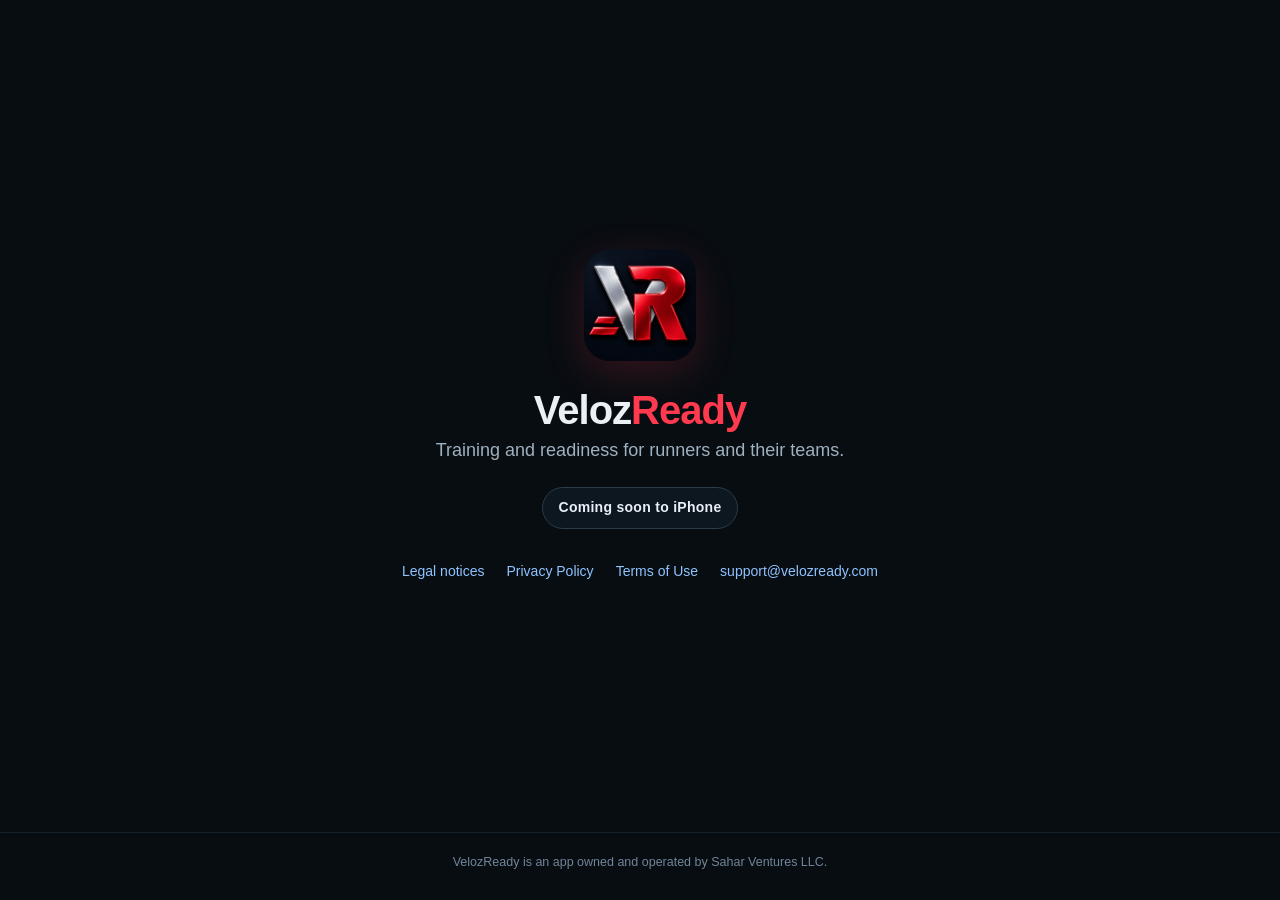
<file: index.html>
<!doctype html>
<html lang="en">
<head>
<meta charset="utf-8">
<meta name="viewport" content="width=device-width,initial-scale=1">
<meta name="robots" content="noindex">
<title>VelozReady</title>
<meta name="description" content="VelozReady is a training and readiness app for runners and their teams. Coming soon to iPhone.">
<link rel="icon" type="image/png" href="assets/favicon.png">
<style>
  *{box-sizing:border-box}
  :root{--bg:#080d12;--card:#0d1720;--line:#2a3b49;--text:#e9f0f6;--muted:#9fb0bf;--accent:#ff3a4f}
  body{margin:0;min-height:100vh;display:flex;flex-direction:column;background:var(--bg);color:var(--text);font:16px/1.55 -apple-system,BlinkMacSystemFont,"Segoe UI",sans-serif}
  main{flex:1;display:flex;align-items:center;justify-content:center;padding:40px 16px}
  .hero{width:100%;max-width:520px;text-align:center}
  .hero img{width:112px;height:112px;border-radius:26px;box-shadow:0 12px 40px rgba(255,58,79,.18)}
  .brand{margin:20px 0 6px;font-size:40px;font-weight:900;letter-spacing:-1px;line-height:1.05}
  .brand span{color:var(--accent)}
  .lead{margin:0 auto 22px;max-width:420px;color:var(--muted);font-size:18px}
  .soon{display:inline-block;padding:9px 16px;border:1px solid var(--line);border-radius:999px;background:var(--card);font-size:14px;font-weight:800;letter-spacing:.02em}
  .links{margin-top:32px;display:flex;flex-wrap:wrap;justify-content:center;gap:10px 22px;font-size:14px}
  a{color:#8fc3ff;text-decoration:none}
  a:hover{text-decoration:underline}
  footer{padding:20px 16px 28px;text-align:center;color:#71859a;font-size:12.5px;border-top:1px solid #15212b}
</style>
</head>
<body>
<main>
  <div class="hero">
    <img src="assets/logo.png" alt="VelozReady logo">
    <h1 class="brand">Veloz<span>Ready</span></h1>
    <p class="lead">Training and readiness for runners and their teams.</p>
    <span class="soon">Coming soon to iPhone</span>
    <nav class="links" aria-label="Site links">
      <a href="legal/">Legal notices</a>
      <a href="legal/privacy.html">Privacy Policy</a>
      <a href="legal/terms.html">Terms of Use</a>
      <a href="mailto:support@velozready.com">support@velozready.com</a>
    </nav>
  </div>
</main>
<footer>VelozReady is an app owned and operated by Sahar Ventures LLC.</footer>
</body>
</html>
</file>
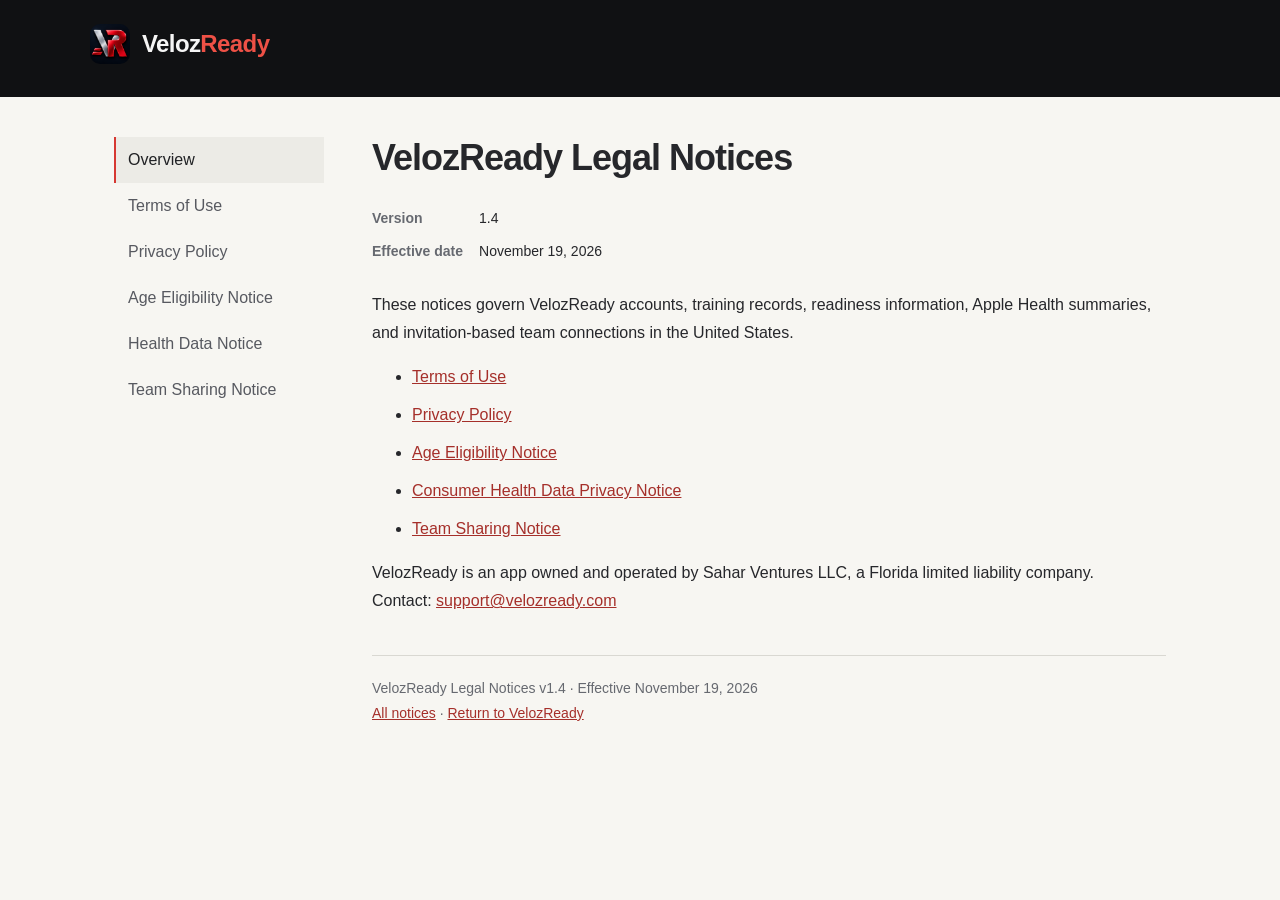
<file: legal/index.html>
<!doctype html><html lang="en"><head><meta charset="utf-8"><meta name="viewport" content="width=device-width,initial-scale=1"><title>Legal Notices | VelozReady</title><link rel="stylesheet" href="legal.css"></head><body><header><a class="brand" href="../index.html"><img src="logo.png" alt="" width="40" height="40"><span>Veloz<span class="accent">Ready</span></span></a></header><div class="shell"><nav aria-label="Legal notices"><a aria-current="page" href="index.html">Overview</a><a href="terms.html">Terms of Use</a><a href="privacy.html">Privacy Policy</a><a href="age-eligibility.html">Age Eligibility Notice</a><a href="health-data.html">Health Data Notice</a><a href="team-sharing.html">Team Sharing Notice</a></nav><main>
<h1>VelozReady Legal Notices</h1>
<table class="meta"><tr><th scope="row">Version</th><td>1.4</td></tr><tr><th scope="row">Effective date</th><td>November 19, 2026</td></tr></table>
<p>These notices govern VelozReady accounts, training records, readiness information, Apple Health summaries, and invitation-based team connections in the United States.</p>
<ul><li><a href="terms.html">Terms of Use</a></li><li><a href="privacy.html">Privacy Policy</a></li><li><a href="age-eligibility.html">Age Eligibility Notice</a></li><li><a href="health-data.html">Consumer Health Data Privacy Notice</a></li><li><a href="team-sharing.html">Team Sharing Notice</a></li></ul>
<p>VelozReady is an app owned and operated by Sahar Ventures LLC, a Florida limited liability company.<br>Contact: <a href="mailto:support@velozready.com">support@velozready.com</a></p>
<footer>VelozReady Legal Notices v1.4 · Effective November 19, 2026<br><a href="index.html">All notices</a> · <a href="../index.html">Return to VelozReady</a></footer></main></div></body></html>
</file>
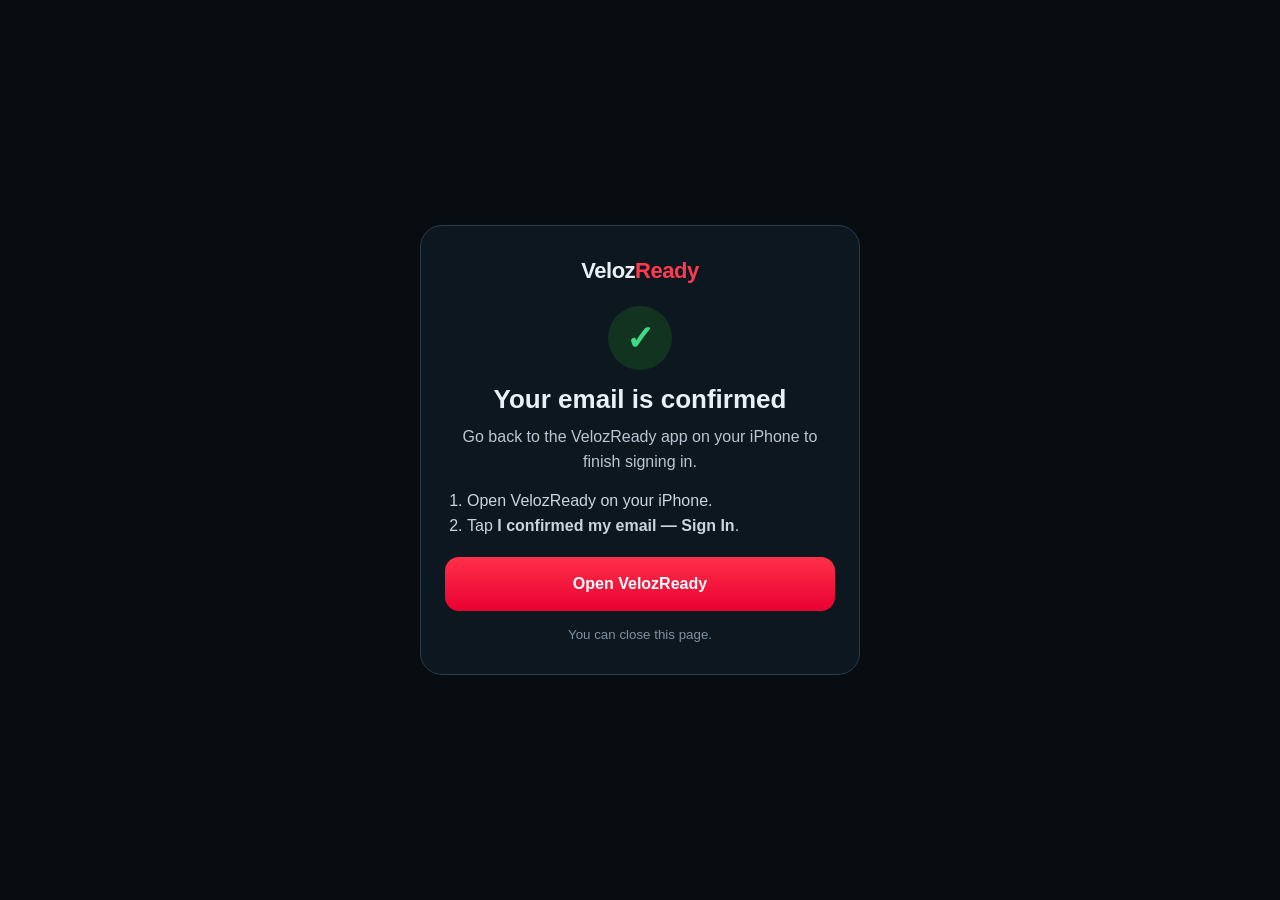
<file: confirmed.html>
<!doctype html>
<html lang="en">
<head>
<meta charset="utf-8">
<meta name="viewport" content="width=device-width,initial-scale=1">
<meta name="referrer" content="no-referrer">
<title>Email Confirmed | VelozReady</title>
<script>
  // The confirmation link adds sign-in tokens to this address. This page never uses them:
  // remove them from the address bar and browser history right away.
  if (location.hash || location.search) history.replaceState(null, "", location.pathname);
</script>
<style>
  *{box-sizing:border-box}
  body{margin:0;min-height:100vh;display:flex;align-items:center;justify-content:center;padding:24px 16px;background:#080d12;color:#e9f0f6;font:16px/1.55 -apple-system,BlinkMacSystemFont,"Segoe UI",sans-serif}
  main{width:100%;max-width:440px;background:#0d1720;border:1px solid #2a3b49;border-radius:22px;padding:28px 24px;text-align:center}
  .brand{font-weight:900;letter-spacing:-.5px;font-size:22px;margin-bottom:18px}.brand span{color:#ff3a4f}
  .check{width:64px;height:64px;margin:0 auto 14px;border-radius:50%;display:grid;place-items:center;background:#11331f;color:#3ddc84;font-size:34px;font-weight:900}
  h1{margin:0 0 10px;font-size:26px;line-height:1.2}
  p{margin:0 0 14px;color:#b9c7d4}
  ol{text-align:left;margin:0 0 18px;padding-left:22px;color:#c9d5e0}
  a.button{display:block;padding:15px;border-radius:14px;background:linear-gradient(180deg,#ff3049,#e90032);color:#fff;font-weight:900;text-decoration:none}
  small{display:block;margin-top:14px;color:#7f91a1}
  .iphone-only{display:none}
  .is-iphone .iphone-only{display:block}
</style>
</head>
<body>
<main>
  <div class="brand">Veloz<span>Ready</span></div>
  <div class="check" aria-hidden="true">✓</div>
  <h1>Your email is confirmed</h1>
  <p>Go back to the VelozReady app on your iPhone to finish signing in.</p>
  <ol>
    <li>Open VelozReady on your iPhone.</li>
    <li>Tap <strong>I confirmed my email — Sign In</strong>.</li>
  </ol>
  <a class="button iphone-only" href="velozready://auth/confirmed">Open VelozReady</a>
  <small>You can close this page.</small>
</main>
<script>
  if (/iPhone|iPad|iPod/.test(navigator.userAgent)) document.body.classList.add("is-iphone");
</script>
</body>
</html>
</file>
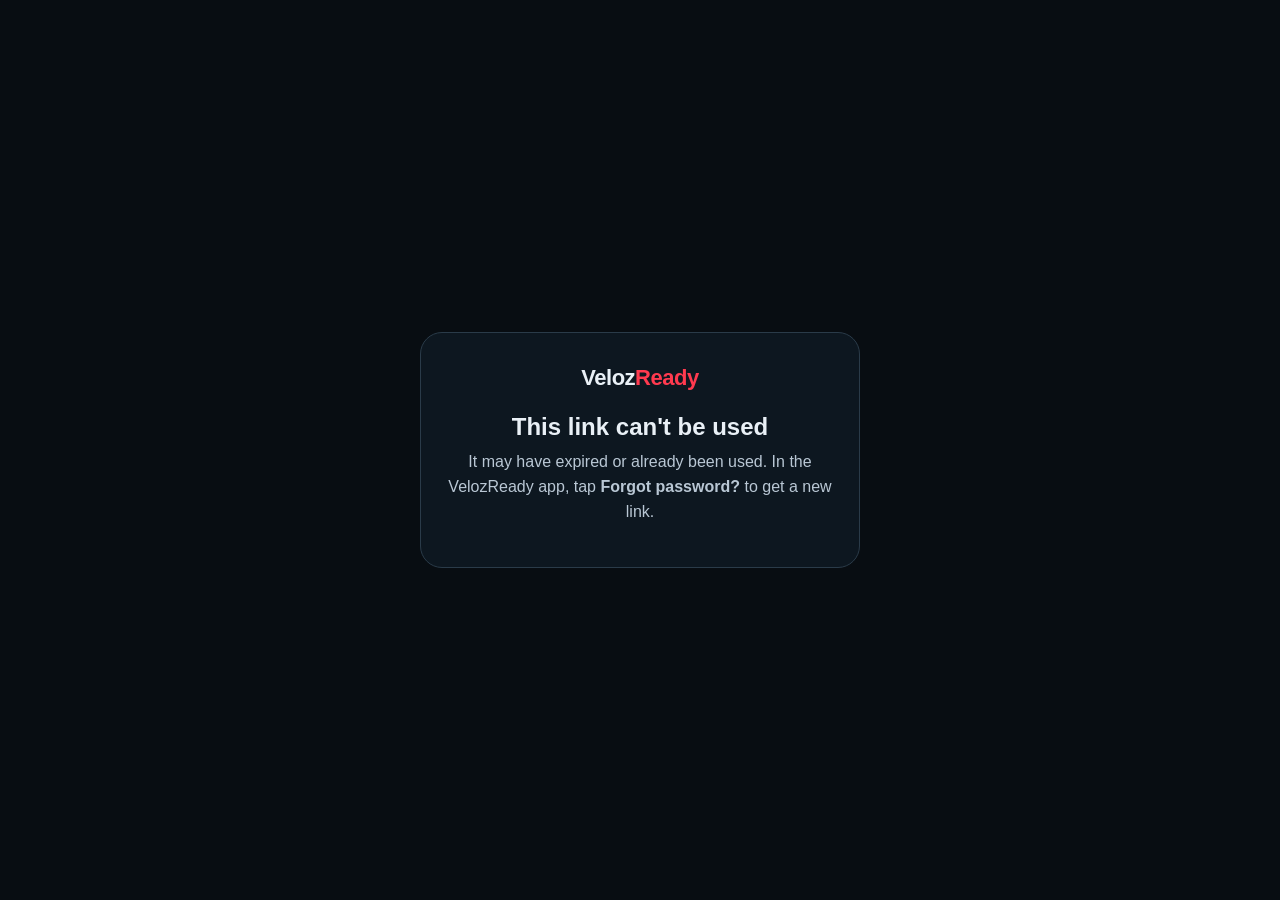
<file: reset-password.html>
<!doctype html>
<html lang="en">
<head>
<meta charset="utf-8">
<meta name="viewport" content="width=device-width,initial-scale=1">
<meta name="referrer" content="no-referrer">
<meta name="robots" content="noindex">
<title>Choose a New Password | VelozReady</title>
<script>
  // The reset link adds a one-time sign-in token to this address. Read it once, then remove it from
  // the address bar and browser history right away.
  window.__vrReset = { hash: location.hash.slice(1), search: location.search };
  if (location.hash || location.search) history.replaceState(null, "", location.pathname);
</script>
<style>
  *{box-sizing:border-box}
  body{margin:0;min-height:100vh;display:flex;align-items:center;justify-content:center;padding:24px 16px;background:#080d12;color:#e9f0f6;font:16px/1.55 -apple-system,BlinkMacSystemFont,"Segoe UI",sans-serif}
  main{width:100%;max-width:440px;background:#0d1720;border:1px solid #2a3b49;border-radius:22px;padding:28px 24px}
  .brand{font-weight:900;letter-spacing:-.5px;font-size:22px;margin-bottom:18px;text-align:center}.brand span{color:#ff3a4f}
  h1{margin:0 0 8px;font-size:24px;line-height:1.2;text-align:center}
  p{margin:0 0 14px;color:#b9c7d4;text-align:center}
  label{display:block;margin:12px 0 6px;color:#aebac7;font-size:13px;font-weight:800}
  input{width:100%;border:1px solid #344654;border-radius:14px;background:#081018;color:#f7f9fb;padding:13px 12px;font-size:16px;color-scheme:dark}
  input:focus{outline:none;border-color:#e8293f}
  button,a.button{display:block;width:100%;margin-top:18px;padding:15px;border:0;border-radius:14px;background:#d62839;color:#fff;font:inherit;font-weight:900;text-align:center;text-decoration:none;cursor:pointer}
  button:disabled{opacity:.6}
  .msg{margin-top:14px;padding:11px 12px;border-radius:12px;font-size:14px;text-align:center}
  .msg.error{background:#391820;color:#ffb3ba}
  .check{width:64px;height:64px;margin:0 auto 14px;border-radius:50%;display:grid;place-items:center;background:#11331f;color:#3ddc84;font-size:34px;font-weight:900}
  small{display:block;margin-top:14px;color:#7f91a1;text-align:center}
  .hidden{display:none}
  .iphone-only{display:none}.is-iphone .iphone-only{display:block}
</style>
</head>
<body>
<main>
  <div class="brand">Veloz<span>Ready</span></div>

  <section id="formView" class="hidden">
    <h1>Choose a new password</h1>
    <p>Use at least 8 characters.</p>
    <form id="resetForm" novalidate>
      <label for="pw1">New password</label>
      <input id="pw1" type="password" autocomplete="new-password" required>
      <label for="pw2">Type it again</label>
      <input id="pw2" type="password" autocomplete="new-password" required>
      <button id="saveBtn" type="submit">Save new password</button>
    </form>
    <div id="formMsg" class="msg error hidden" role="alert"></div>
  </section>

  <section id="doneView" class="hidden">
    <div class="check" aria-hidden="true">✓</div>
    <h1>Password updated</h1>
    <p>Go back to the VelozReady app and sign in with your new password.</p>
    <a class="button iphone-only" href="velozready://auth/confirmed">Open VelozReady</a>
    <small>You can close this page.</small>
  </section>

  <section id="errorView" class="hidden">
    <h1>This link can't be used</h1>
    <p id="errorText">It may have expired or already been used. In the VelozReady app, tap <strong>Forgot password?</strong> to get a new link.</p>
  </section>

  <section id="loadingView">
    <p>Checking your link…</p>
  </section>
</main>
<script type="module">
  if (/iPhone|iPad|iPod/.test(navigator.userAgent)) document.body.classList.add("is-iphone");
  // The app says which VelozReady project sent the email. Only these two are accepted; their
  // publishable keys are public (the same ones built into the app).
  const PROJECTS = {
    mtjcxoprztqjbxpnqqtw: "sb_publishable_YvlZUALcwcMs8AA4t2qaFA__kLM3-yh",
    exntcydudqwkkfwrgfrg: "sb_publishable_g_7WZuMheW-i6SXch7DSIA_dq5Vpefd",
  };
  const $ = id => document.getElementById(id);
  const show = id => ["formView", "doneView", "errorView", "loadingView"].forEach(v => $(v).classList.toggle("hidden", v !== id));
  const fail = text => { if (text) $("errorText").textContent = text; show("errorView"); };

  const hash = new URLSearchParams(window.__vrReset.hash);
  const query = new URLSearchParams(window.__vrReset.search);
  const ref = query.get("project") || "mtjcxoprztqjbxpnqqtw";
  const key = PROJECTS[ref];
  let supabase = null;

  try {
    if (hash.get("error") || hash.get("error_description")) throw new Error("expired");
    const access_token = hash.get("access_token"), refresh_token = hash.get("refresh_token");
    if (!key || !access_token || !refresh_token || hash.get("type") !== "recovery") throw new Error("missing");
    const { createClient } = await import("https://cdn.jsdelivr.net/npm/@supabase/supabase-js@2.118.0/+esm");
    supabase = createClient(`https://${ref}.supabase.co`, key, { auth: { persistSession: false, autoRefreshToken: false, detectSessionInUrl: false } });
    const { error } = await supabase.auth.setSession({ access_token, refresh_token });
    if (error) throw error;
    show("formView");
    $("pw1").focus();
  } catch (_) { fail(); }

  $("resetForm").addEventListener("submit", async event => {
    event.preventDefault();
    const msg = $("formMsg"), pw1 = $("pw1").value, pw2 = $("pw2").value;
    const say = text => { msg.textContent = text; msg.classList.toggle("hidden", !text); };
    if (pw1.length < 8) return say("Use at least 8 characters.");
    if (pw1 !== pw2) return say("The two passwords don't match.");
    say("");
    $("saveBtn").disabled = true; $("saveBtn").textContent = "Saving…";
    const { error } = await supabase.auth.updateUser({ password: pw1 });
    if (error) {
      $("saveBtn").disabled = false; $("saveBtn").textContent = "Save new password";
      return say(error.message || "That didn't work. Try again.");
    }
    try { await supabase.auth.signOut({ scope: "local" }); } catch (_) {}
    show("doneView");
  });
</script>
</body>
</html>
</file>
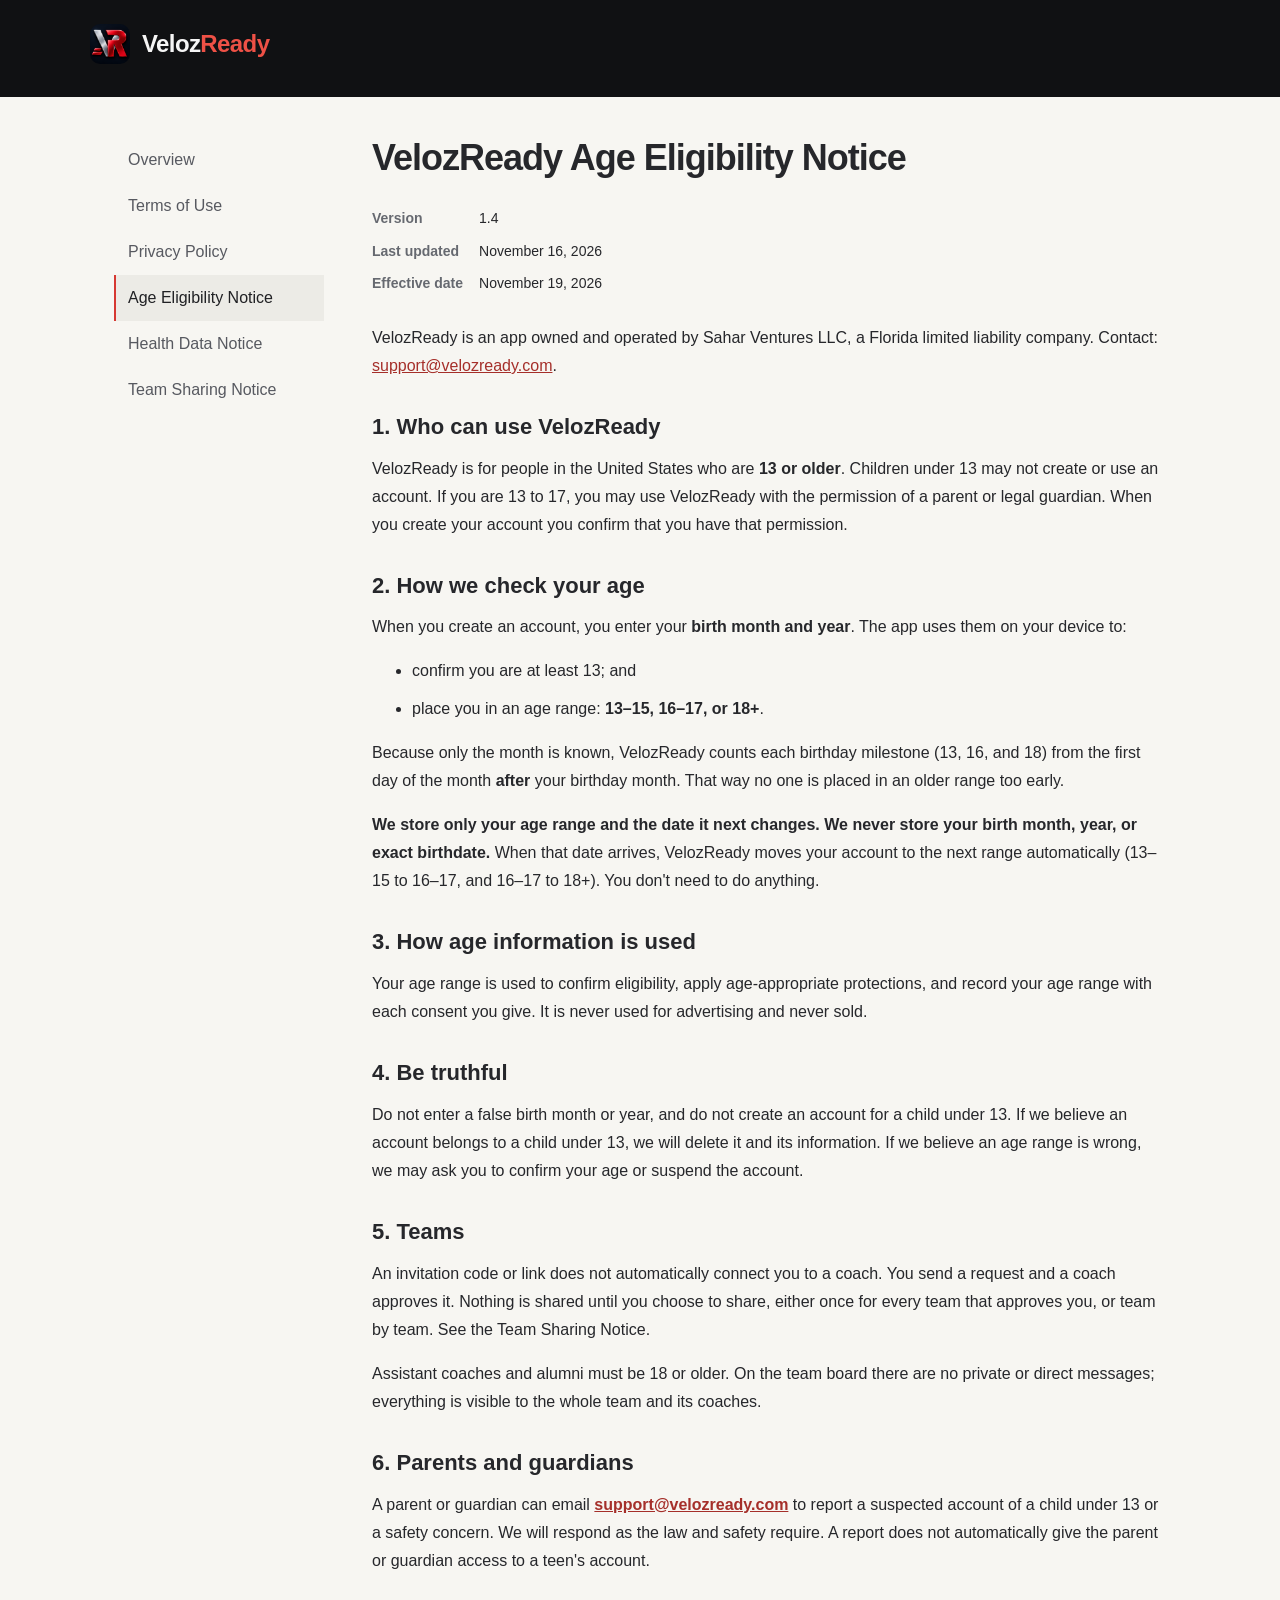
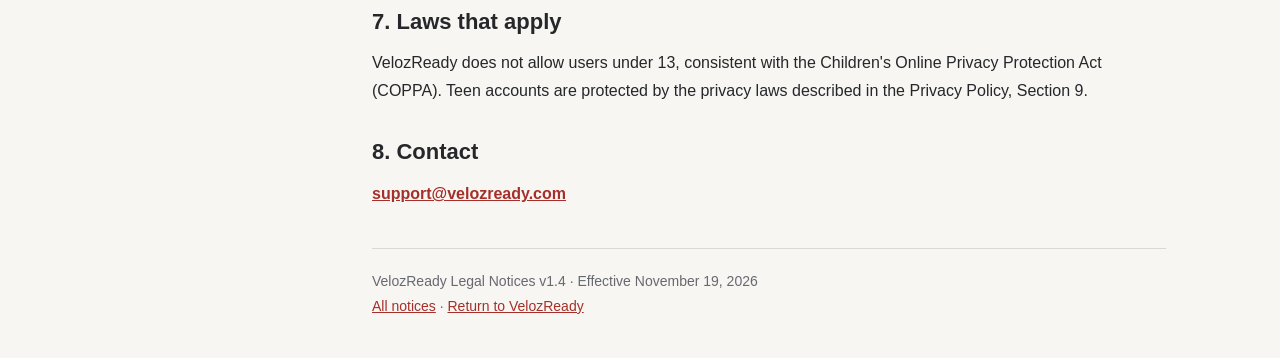
<file: legal/age-eligibility.html>
<!doctype html><html lang="en"><head><meta charset="utf-8"><meta name="viewport" content="width=device-width,initial-scale=1"><title>Age Eligibility Notice | VelozReady</title><link rel="stylesheet" href="legal.css"></head><body><header><a class="brand" href="../index.html"><img src="logo.png" alt="" width="40" height="40"><span>Veloz<span class="accent">Ready</span></span></a></header><div class="shell"><nav aria-label="Legal notices"><a href="index.html">Overview</a><a href="terms.html">Terms of Use</a><a href="privacy.html">Privacy Policy</a><a aria-current="page" href="age-eligibility.html">Age Eligibility Notice</a><a href="health-data.html">Health Data Notice</a><a href="team-sharing.html">Team Sharing Notice</a></nav><main>
<h1>VelozReady Age Eligibility Notice</h1>
<table class="meta"><tr><th scope="row">Version</th><td>1.4</td></tr><tr><th scope="row">Last updated</th><td>November 16, 2026</td></tr><tr><th scope="row">Effective date</th><td>November 19, 2026</td></tr></table>
<p>VelozReady is an app owned and operated by Sahar Ventures LLC, a Florida limited liability company. Contact: <a href="mailto:support@velozready.com">support@velozready.com</a>.</p>
<h2>1. Who can use VelozReady</h2>
<p>VelozReady is for people in the United States who are <strong>13 or older</strong>. Children under 13 may not create or use an account. If you are 13 to 17, you may use VelozReady with the permission of a parent or legal guardian. When you create your account you confirm that you have that permission.</p>
<h2>2. How we check your age</h2>
<p>When you create an account, you enter your <strong>birth month and year</strong>. The app uses them on your device to:</p>
<ul><li>confirm you are at least 13; and</li><li>place you in an age range: <strong>13–15, 16–17, or 18+</strong>.</li></ul>
<p>Because only the month is known, VelozReady counts each birthday milestone (13, 16, and 18) from the first day of the month <strong>after</strong> your birthday month. That way no one is placed in an older range too early.</p>
<p><strong>We store only your age range and the date it next changes. We never store your birth month, year, or exact birthdate.</strong> When that date arrives, VelozReady moves your account to the next range automatically (13–15 to 16–17, and 16–17 to 18+). You don't need to do anything.</p>
<h2>3. How age information is used</h2>
<p>Your age range is used to confirm eligibility, apply age-appropriate protections, and record your age range with each consent you give. It is never used for advertising and never sold.</p>
<h2>4. Be truthful</h2>
<p>Do not enter a false birth month or year, and do not create an account for a child under 13. If we believe an account belongs to a child under 13, we will delete it and its information. If we believe an age range is wrong, we may ask you to confirm your age or suspend the account.</p>
<h2>5. Teams</h2>
<p>An invitation code or link does not automatically connect you to a coach. You send a request and a coach approves it. Nothing is shared until you choose to share, either once for every team that approves you, or team by team. See the Team Sharing Notice.</p>
<p>Assistant coaches and alumni must be 18 or older. On the team board there are no private or direct messages; everything is visible to the whole team and its coaches.</p>
<h2>6. Parents and guardians</h2>
<p>A parent or guardian can email <strong><a href="mailto:support@velozready.com">support@velozready.com</a></strong> to report a suspected account of a child under 13 or a safety concern. We will respond as the law and safety require. A report does not automatically give the parent or guardian access to a teen's account.</p>
<h2>7. Laws that apply</h2>
<p>VelozReady does not allow users under 13, consistent with the Children's Online Privacy Protection Act (COPPA). Teen accounts are protected by the privacy laws described in the Privacy Policy, Section 9.</p>
<h2>8. Contact</h2>
<p><strong><a href="mailto:support@velozready.com">support@velozready.com</a></strong></p>
<footer>VelozReady Legal Notices v1.4 · Effective November 19, 2026<br><a href="index.html">All notices</a> · <a href="../index.html">Return to VelozReady</a></footer></main></div></body></html>
</file>
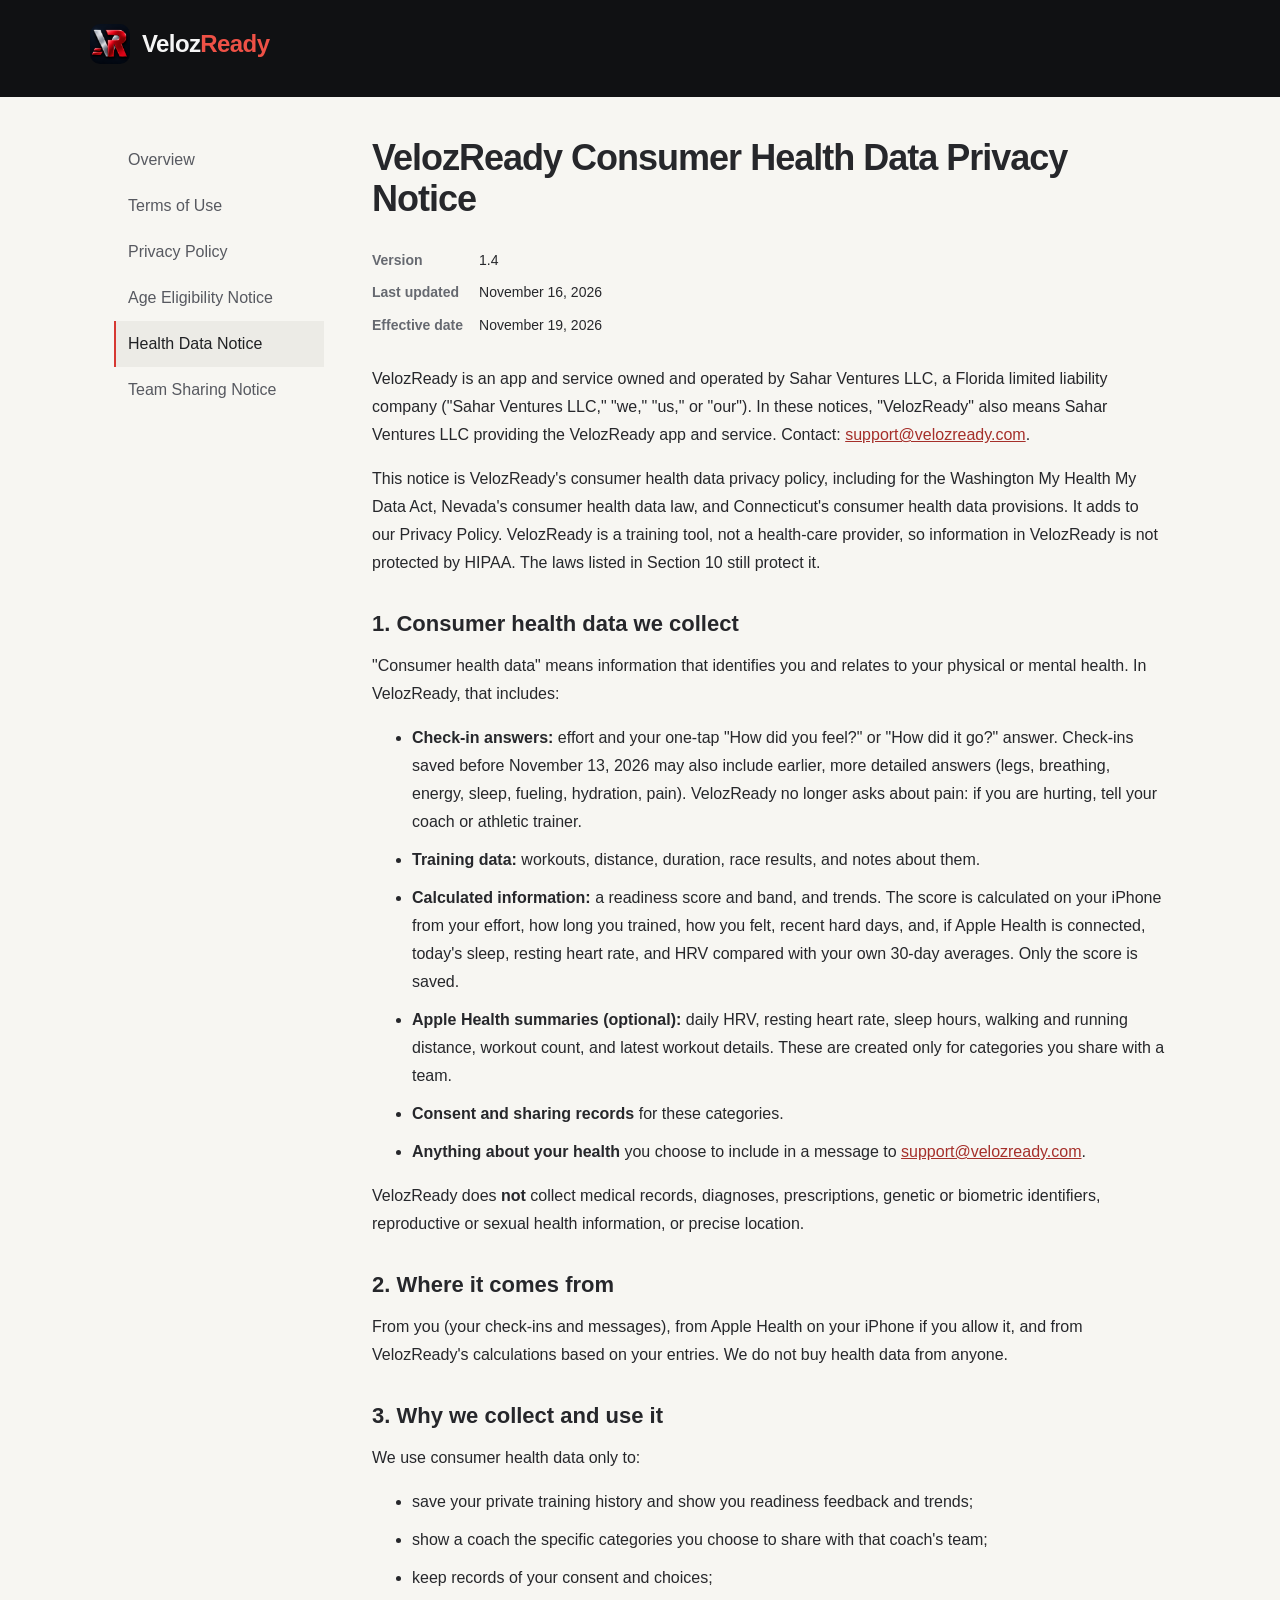
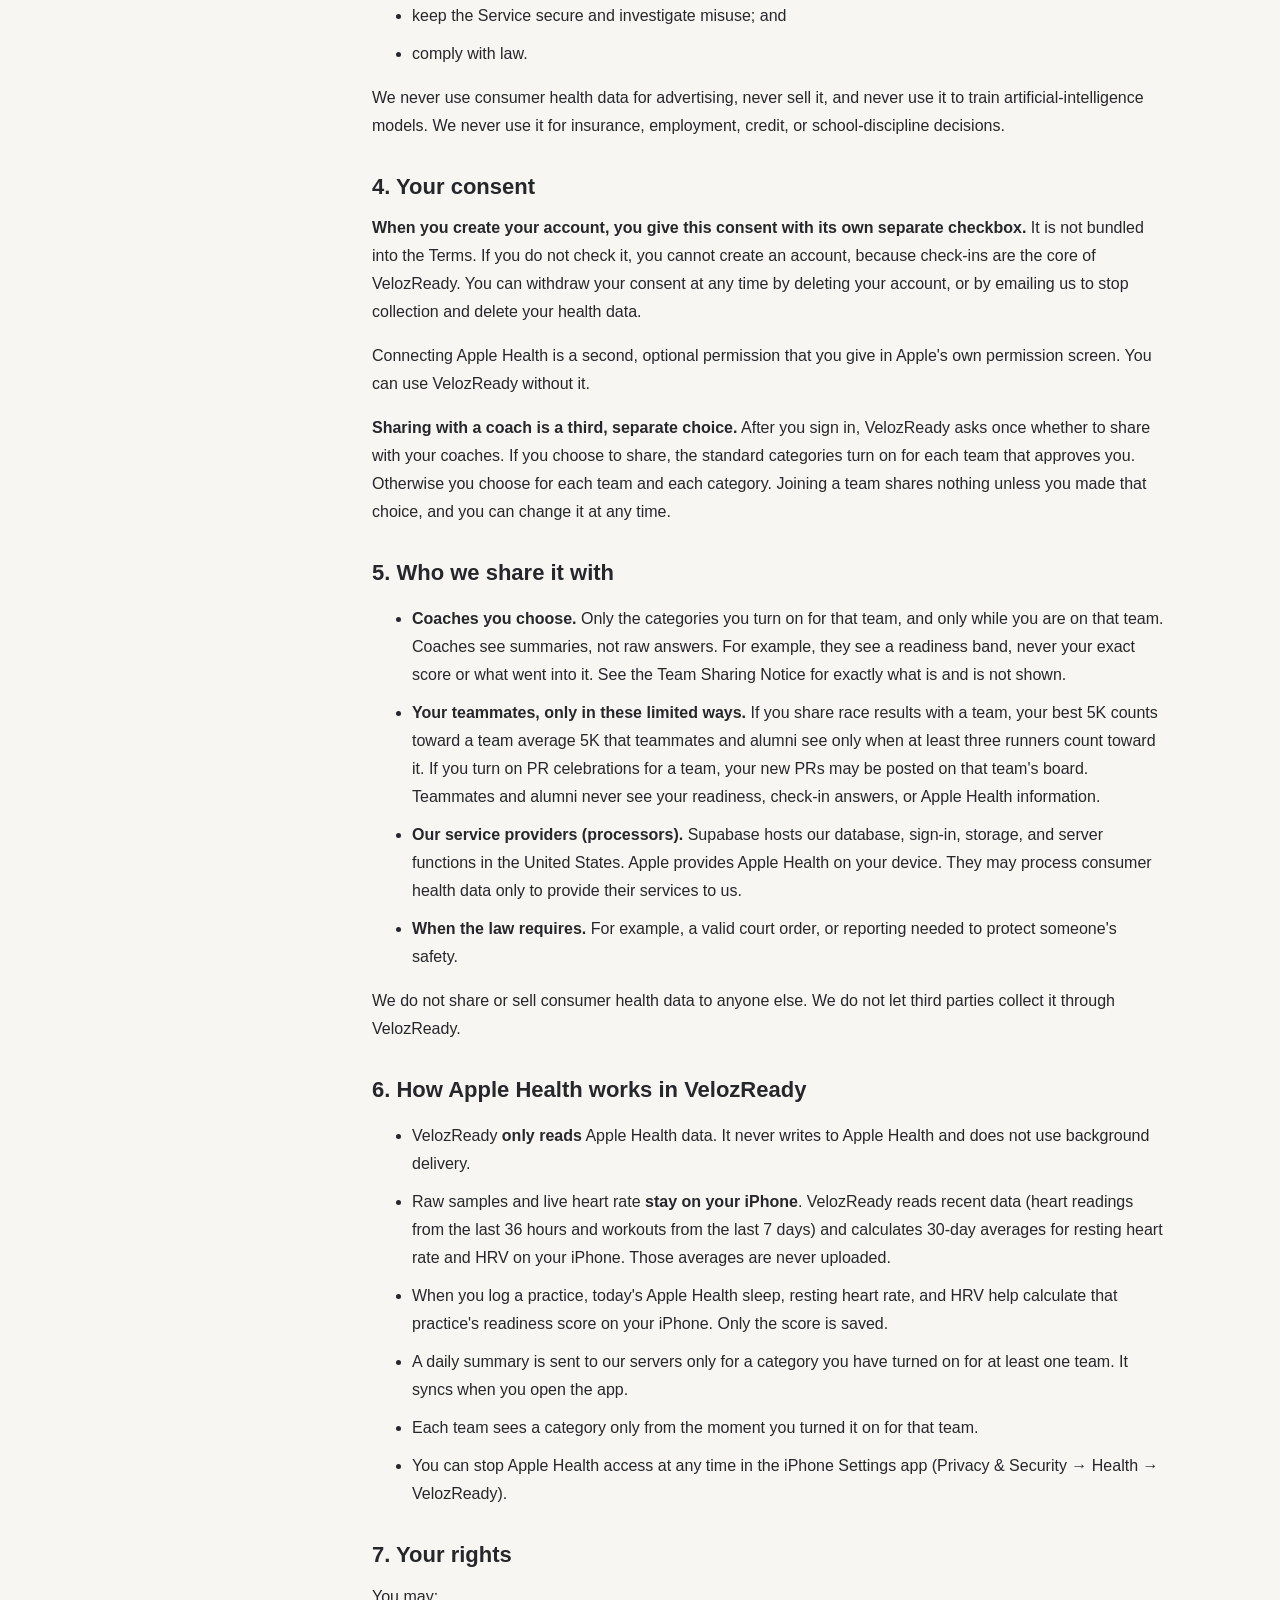
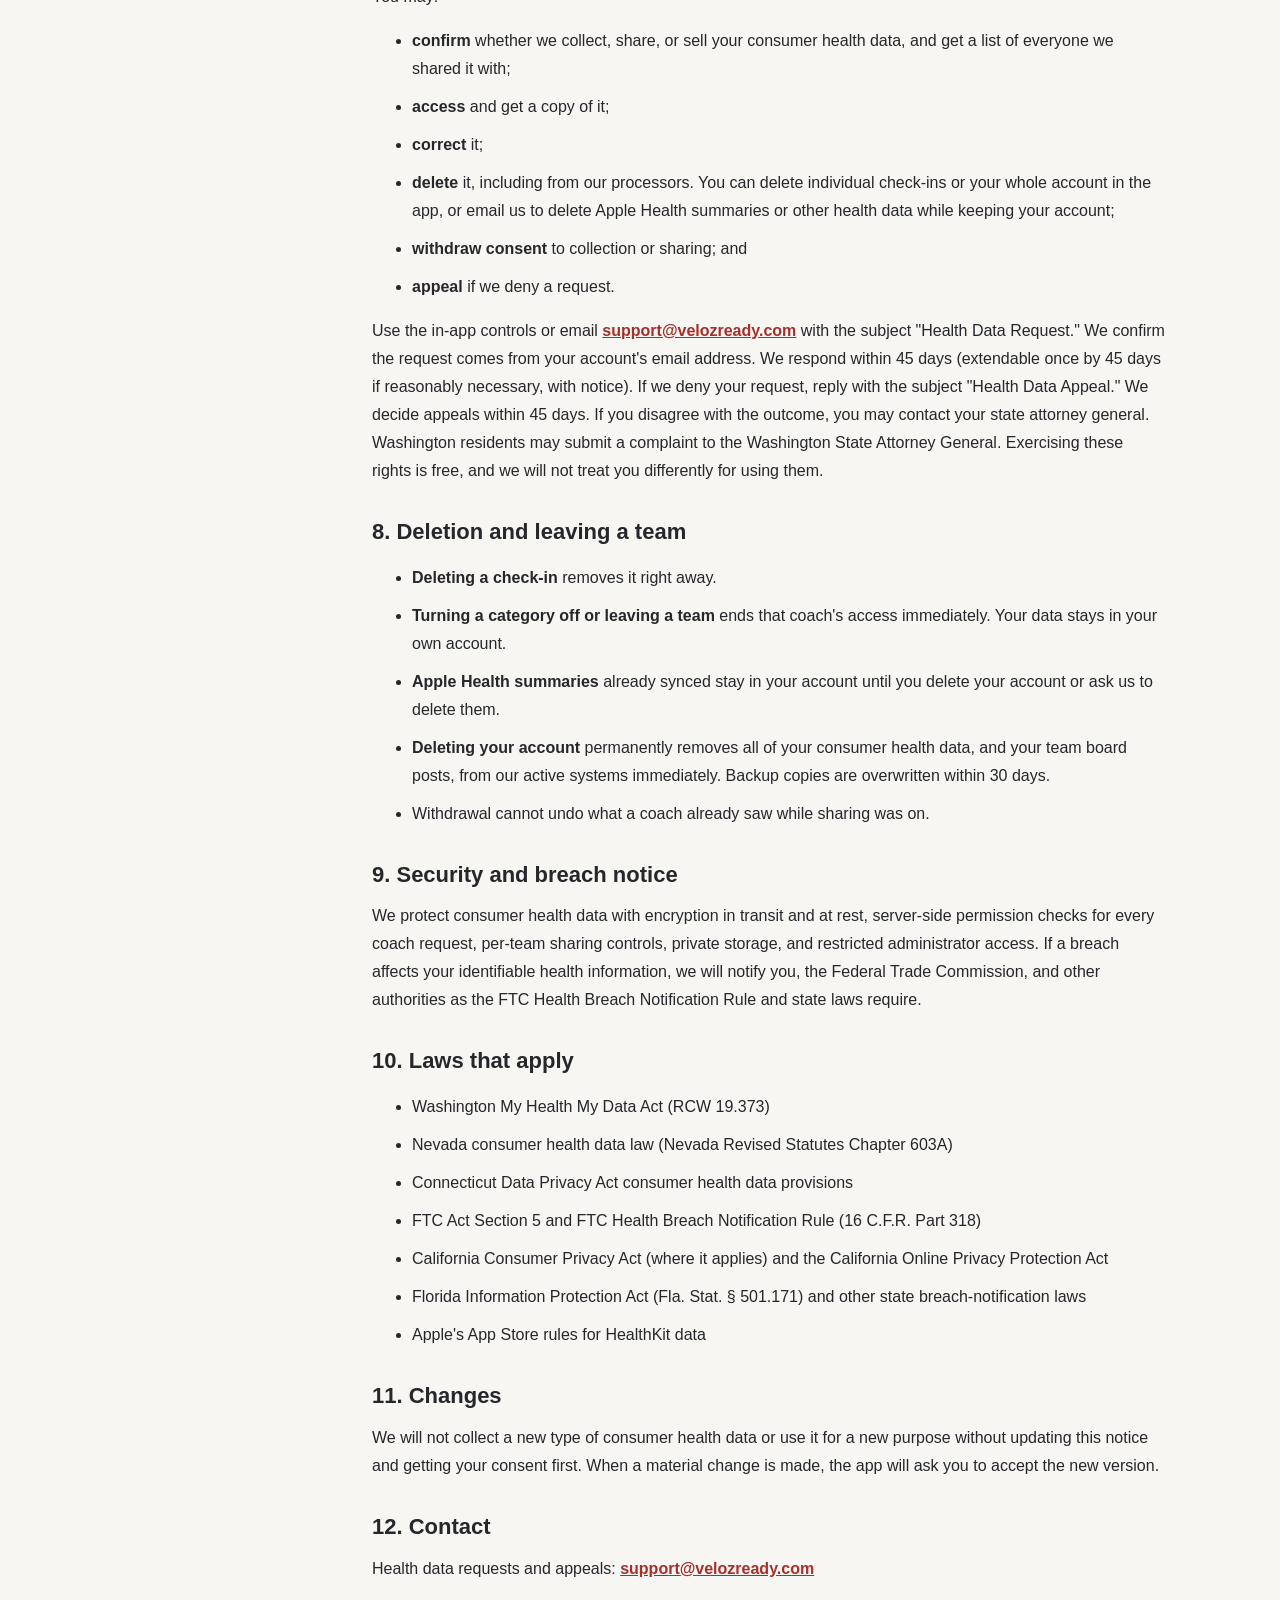
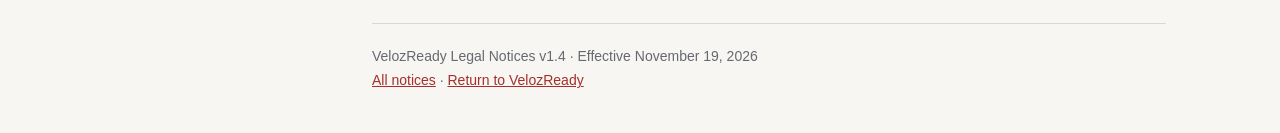
<file: legal/health-data.html>
<!doctype html><html lang="en"><head><meta charset="utf-8"><meta name="viewport" content="width=device-width,initial-scale=1"><title>Consumer Health Data Privacy Notice | VelozReady</title><link rel="stylesheet" href="legal.css"></head><body><header><a class="brand" href="../index.html"><img src="logo.png" alt="" width="40" height="40"><span>Veloz<span class="accent">Ready</span></span></a></header><div class="shell"><nav aria-label="Legal notices"><a href="index.html">Overview</a><a href="terms.html">Terms of Use</a><a href="privacy.html">Privacy Policy</a><a href="age-eligibility.html">Age Eligibility Notice</a><a aria-current="page" href="health-data.html">Health Data Notice</a><a href="team-sharing.html">Team Sharing Notice</a></nav><main>
<h1>VelozReady Consumer Health Data Privacy Notice</h1>
<table class="meta"><tr><th scope="row">Version</th><td>1.4</td></tr><tr><th scope="row">Last updated</th><td>November 16, 2026</td></tr><tr><th scope="row">Effective date</th><td>November 19, 2026</td></tr></table>
<p>VelozReady is an app and service owned and operated by Sahar Ventures LLC, a Florida limited liability company ("Sahar Ventures LLC," "we," "us," or "our"). In these notices, "VelozReady" also means Sahar Ventures LLC providing the VelozReady app and service. Contact: <a href="mailto:support@velozready.com">support@velozready.com</a>.</p>
<p>This notice is VelozReady's consumer health data privacy policy, including for the Washington My Health My Data Act, Nevada's consumer health data law, and Connecticut's consumer health data provisions. It adds to our Privacy Policy. VelozReady is a training tool, not a health-care provider, so information in VelozReady is not protected by HIPAA. The laws listed in Section 10 still protect it.</p>
<h2>1. Consumer health data we collect</h2>
<p>"Consumer health data" means information that identifies you and relates to your physical or mental health. In VelozReady, that includes:</p>
<ul><li><strong>Check-in answers:</strong> effort and your one-tap "How did you feel?" or "How did it go?" answer. Check-ins saved before November 13, 2026 may also include earlier, more detailed answers (legs, breathing, energy, sleep, fueling, hydration, pain). VelozReady no longer asks about pain: if you are hurting, tell your coach or athletic trainer.</li><li><strong>Training data:</strong> workouts, distance, duration, race results, and notes about them.</li><li><strong>Calculated information:</strong> a readiness score and band, and trends. The score is calculated on your iPhone from your effort, how long you trained, how you felt, recent hard days, and, if Apple Health is connected, today's sleep, resting heart rate, and HRV compared with your own 30-day averages. Only the score is saved.</li><li><strong>Apple Health summaries (optional):</strong> daily HRV, resting heart rate, sleep hours, walking and running distance, workout count, and latest workout details. These are created only for categories you share with a team.</li><li><strong>Consent and sharing records</strong> for these categories.</li><li><strong>Anything about your health</strong> you choose to include in a message to <a href="mailto:support@velozready.com">support@velozready.com</a>.</li></ul>
<p>VelozReady does <strong>not</strong> collect medical records, diagnoses, prescriptions, genetic or biometric identifiers, reproductive or sexual health information, or precise location.</p>
<h2>2. Where it comes from</h2>
<p>From you (your check-ins and messages), from Apple Health on your iPhone if you allow it, and from VelozReady's calculations based on your entries. We do not buy health data from anyone.</p>
<h2>3. Why we collect and use it</h2>
<p>We use consumer health data only to:</p>
<ul><li>save your private training history and show you readiness feedback and trends;</li><li>show a coach the specific categories you choose to share with that coach's team;</li><li>keep records of your consent and choices;</li><li>keep the Service secure and investigate misuse; and</li><li>comply with law.</li></ul>
<p>We never use consumer health data for advertising, never sell it, and never use it to train artificial-intelligence models. We never use it for insurance, employment, credit, or school-discipline decisions.</p>
<h2>4. Your consent</h2>
<p><strong>When you create your account, you give this consent with its own separate checkbox.</strong> It is not bundled into the Terms. If you do not check it, you cannot create an account, because check-ins are the core of VelozReady. You can withdraw your consent at any time by deleting your account, or by emailing us to stop collection and delete your health data.</p>
<p>Connecting Apple Health is a second, optional permission that you give in Apple's own permission screen. You can use VelozReady without it.</p>
<p><strong>Sharing with a coach is a third, separate choice.</strong> After you sign in, VelozReady asks once whether to share with your coaches. If you choose to share, the standard categories turn on for each team that approves you. Otherwise you choose for each team and each category. Joining a team shares nothing unless you made that choice, and you can change it at any time.</p>
<h2>5. Who we share it with</h2>
<ul><li><strong>Coaches you choose.</strong> Only the categories you turn on for that team, and only while you are on that team. Coaches see summaries, not raw answers. For example, they see a readiness band, never your exact score or what went into it. See the Team Sharing Notice for exactly what is and is not shown.</li><li><strong>Your teammates, only in these limited ways.</strong> If you share race results with a team, your best 5K counts toward a team average 5K that teammates and alumni see only when at least three runners count toward it. If you turn on PR celebrations for a team, your new PRs may be posted on that team's board. Teammates and alumni never see your readiness, check-in answers, or Apple Health information.</li><li><strong>Our service providers (processors).</strong> Supabase hosts our database, sign-in, storage, and server functions in the United States. Apple provides Apple Health on your device. They may process consumer health data only to provide their services to us.</li><li><strong>When the law requires.</strong> For example, a valid court order, or reporting needed to protect someone's safety.</li></ul>
<p>We do not share or sell consumer health data to anyone else. We do not let third parties collect it through VelozReady.</p>
<h2>6. How Apple Health works in VelozReady</h2>
<ul><li>VelozReady <strong>only reads</strong> Apple Health data. It never writes to Apple Health and does not use background delivery.</li><li>Raw samples and live heart rate <strong>stay on your iPhone</strong>. VelozReady reads recent data (heart readings from the last 36 hours and workouts from the last 7 days) and calculates 30-day averages for resting heart rate and HRV on your iPhone. Those averages are never uploaded.</li><li>When you log a practice, today's Apple Health sleep, resting heart rate, and HRV help calculate that practice's readiness score on your iPhone. Only the score is saved.</li><li>A daily summary is sent to our servers only for a category you have turned on for at least one team. It syncs when you open the app.</li><li>Each team sees a category only from the moment you turned it on for that team.</li><li>You can stop Apple Health access at any time in the iPhone Settings app (Privacy &amp; Security → Health → VelozReady).</li></ul>
<h2>7. Your rights</h2>
<p>You may:</p>
<ul><li><strong>confirm</strong> whether we collect, share, or sell your consumer health data, and get a list of everyone we shared it with;</li><li><strong>access</strong> and get a copy of it;</li><li><strong>correct</strong> it;</li><li><strong>delete</strong> it, including from our processors. You can delete individual check-ins or your whole account in the app, or email us to delete Apple Health summaries or other health data while keeping your account;</li><li><strong>withdraw consent</strong> to collection or sharing; and</li><li><strong>appeal</strong> if we deny a request.</li></ul>
<p>Use the in-app controls or email <strong><a href="mailto:support@velozready.com">support@velozready.com</a></strong> with the subject "Health Data Request." We confirm the request comes from your account's email address. We respond within 45 days (extendable once by 45 days if reasonably necessary, with notice). If we deny your request, reply with the subject "Health Data Appeal." We decide appeals within 45 days. If you disagree with the outcome, you may contact your state attorney general. Washington residents may submit a complaint to the Washington State Attorney General. Exercising these rights is free, and we will not treat you differently for using them.</p>
<h2>8. Deletion and leaving a team</h2>
<ul><li><strong>Deleting a check-in</strong> removes it right away.</li><li><strong>Turning a category off or leaving a team</strong> ends that coach's access immediately. Your data stays in your own account.</li><li><strong>Apple Health summaries</strong> already synced stay in your account until you delete your account or ask us to delete them.</li><li><strong>Deleting your account</strong> permanently removes all of your consumer health data, and your team board posts, from our active systems immediately. Backup copies are overwritten within 30 days.</li><li>Withdrawal cannot undo what a coach already saw while sharing was on.</li></ul>
<h2>9. Security and breach notice</h2>
<p>We protect consumer health data with encryption in transit and at rest, server-side permission checks for every coach request, per-team sharing controls, private storage, and restricted administrator access. If a breach affects your identifiable health information, we will notify you, the Federal Trade Commission, and other authorities as the FTC Health Breach Notification Rule and state laws require.</p>
<h2>10. Laws that apply</h2>
<ul><li>Washington My Health My Data Act (RCW 19.373)</li><li>Nevada consumer health data law (Nevada Revised Statutes Chapter 603A)</li><li>Connecticut Data Privacy Act consumer health data provisions</li><li>FTC Act Section 5 and FTC Health Breach Notification Rule (16 C.F.R. Part 318)</li><li>California Consumer Privacy Act (where it applies) and the California Online Privacy Protection Act</li><li>Florida Information Protection Act (Fla. Stat. § 501.171) and other state breach-notification laws</li><li>Apple's App Store rules for HealthKit data</li></ul>
<h2>11. Changes</h2>
<p>We will not collect a new type of consumer health data or use it for a new purpose without updating this notice and getting your consent first. When a material change is made, the app will ask you to accept the new version.</p>
<h2>12. Contact</h2>
<p>Health data requests and appeals: <strong><a href="mailto:support@velozready.com">support@velozready.com</a></strong></p>
<footer>VelozReady Legal Notices v1.4 · Effective November 19, 2026<br><a href="index.html">All notices</a> · <a href="../index.html">Return to VelozReady</a></footer></main></div></body></html>
</file>
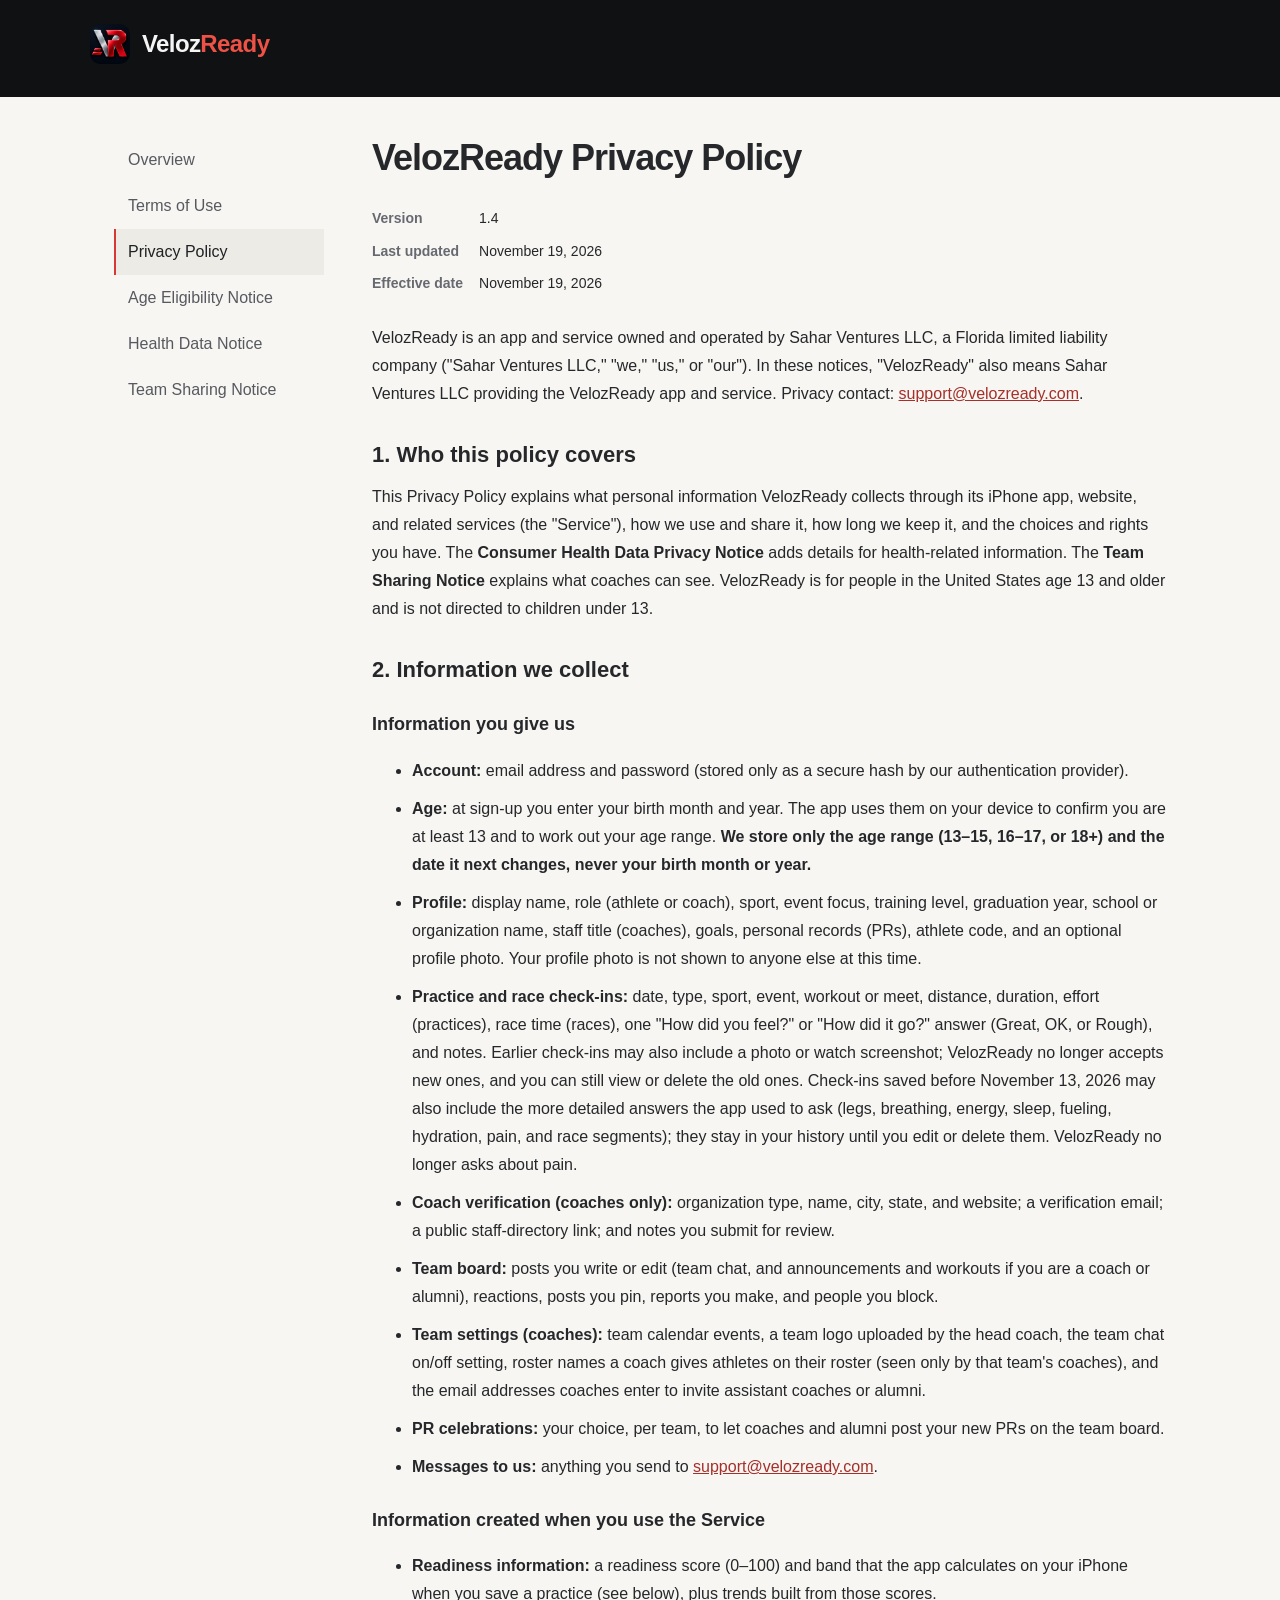
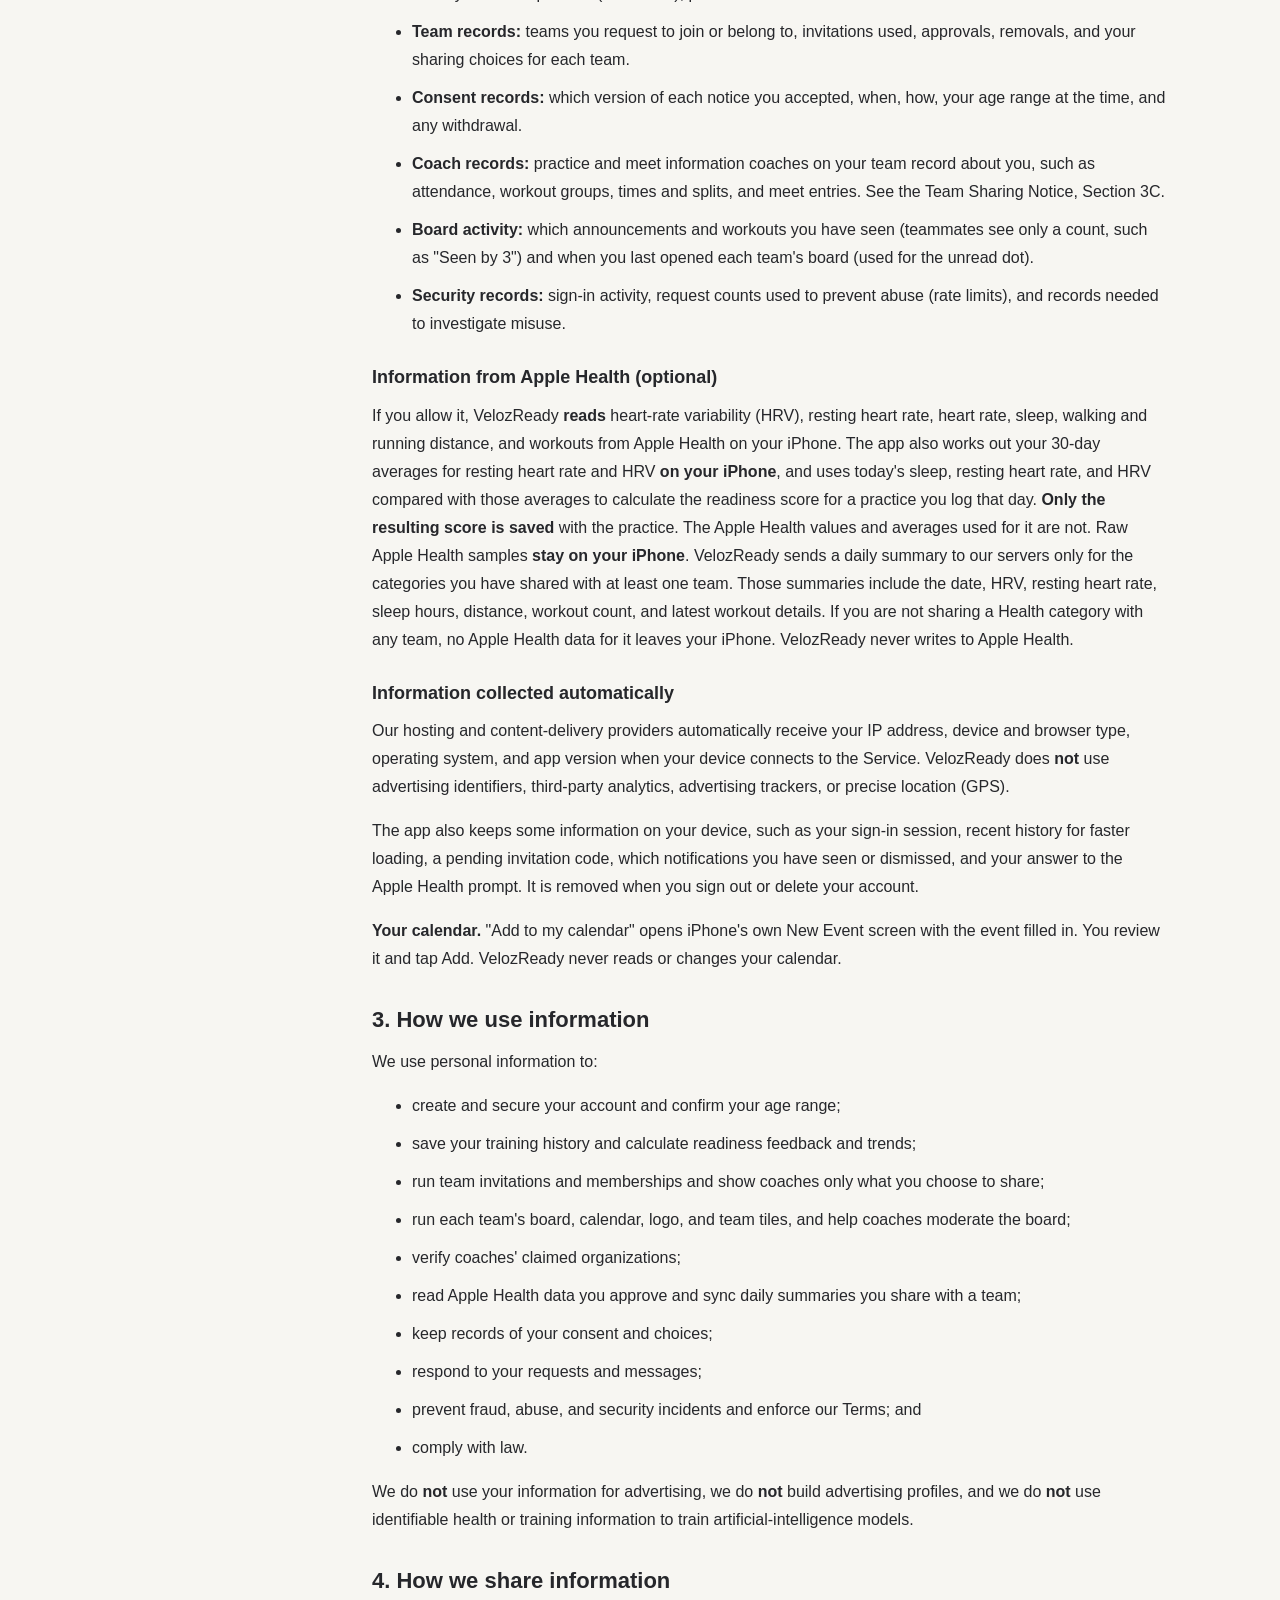
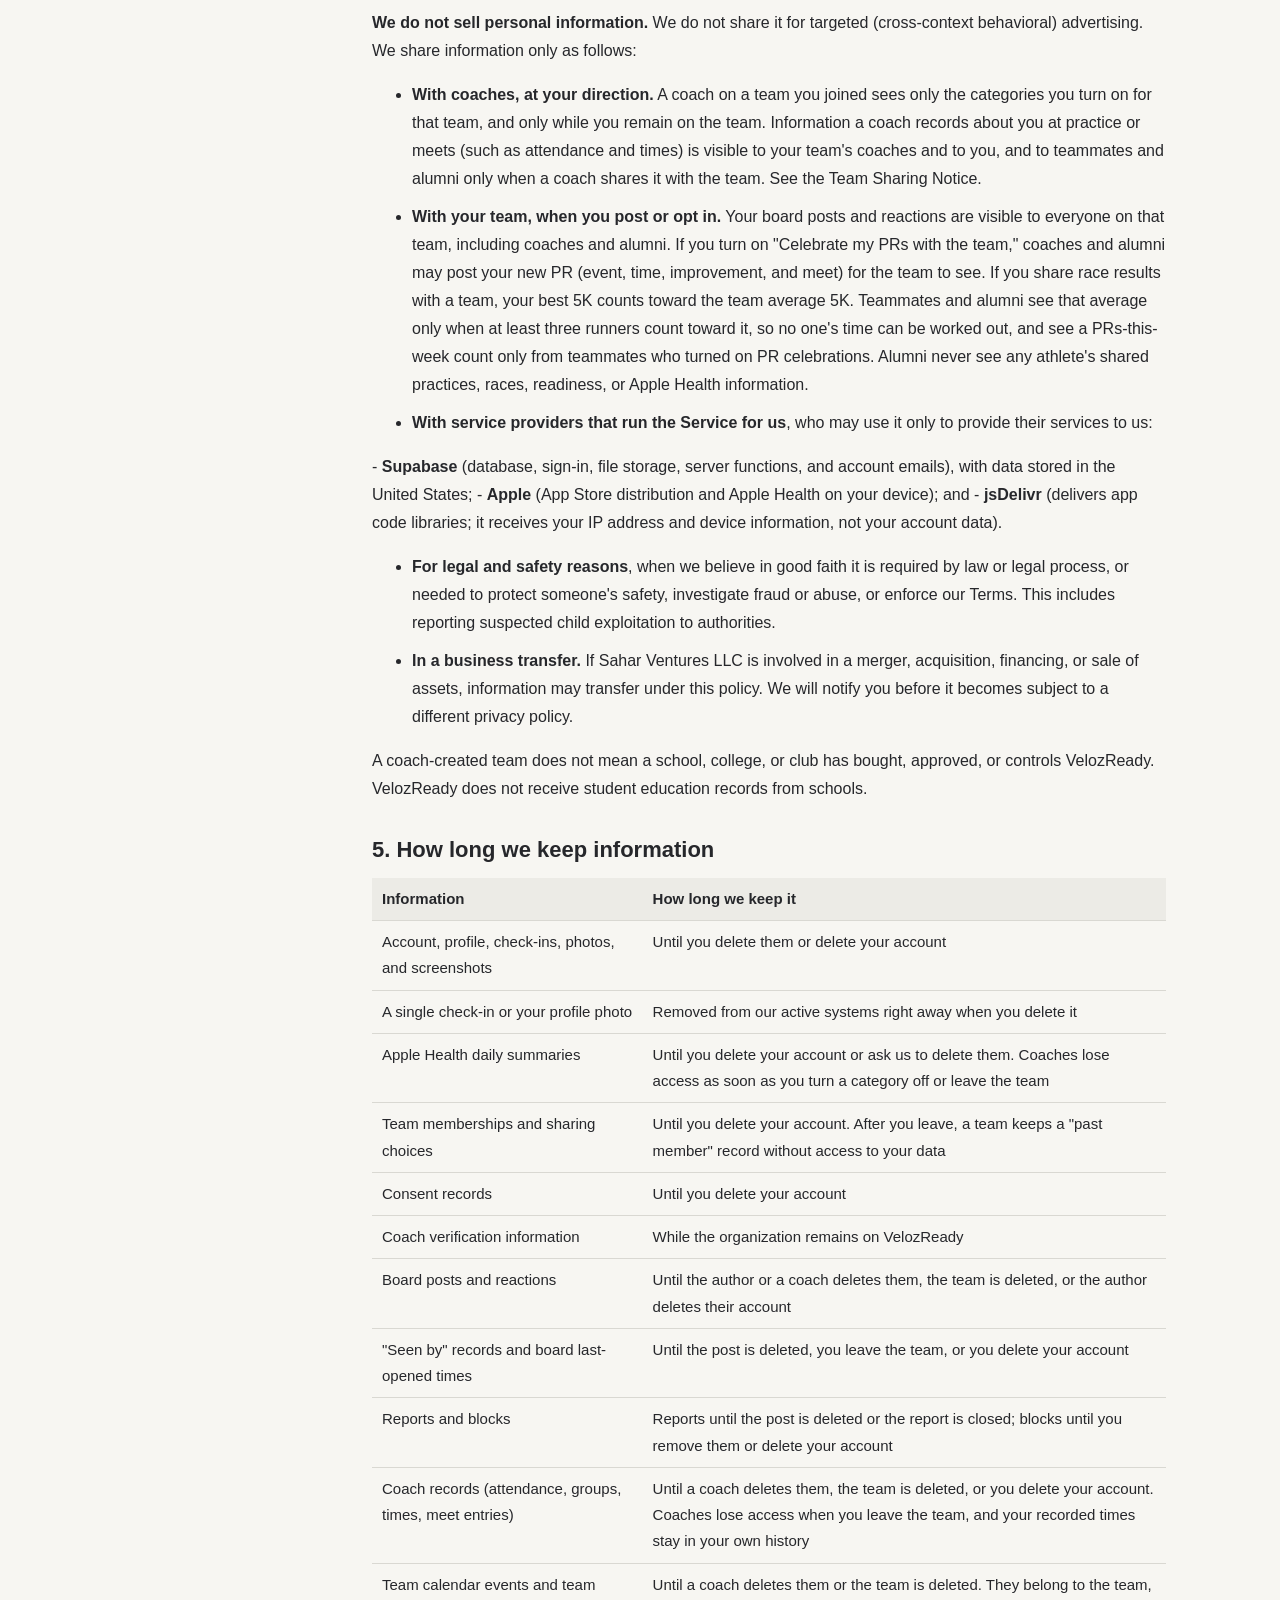
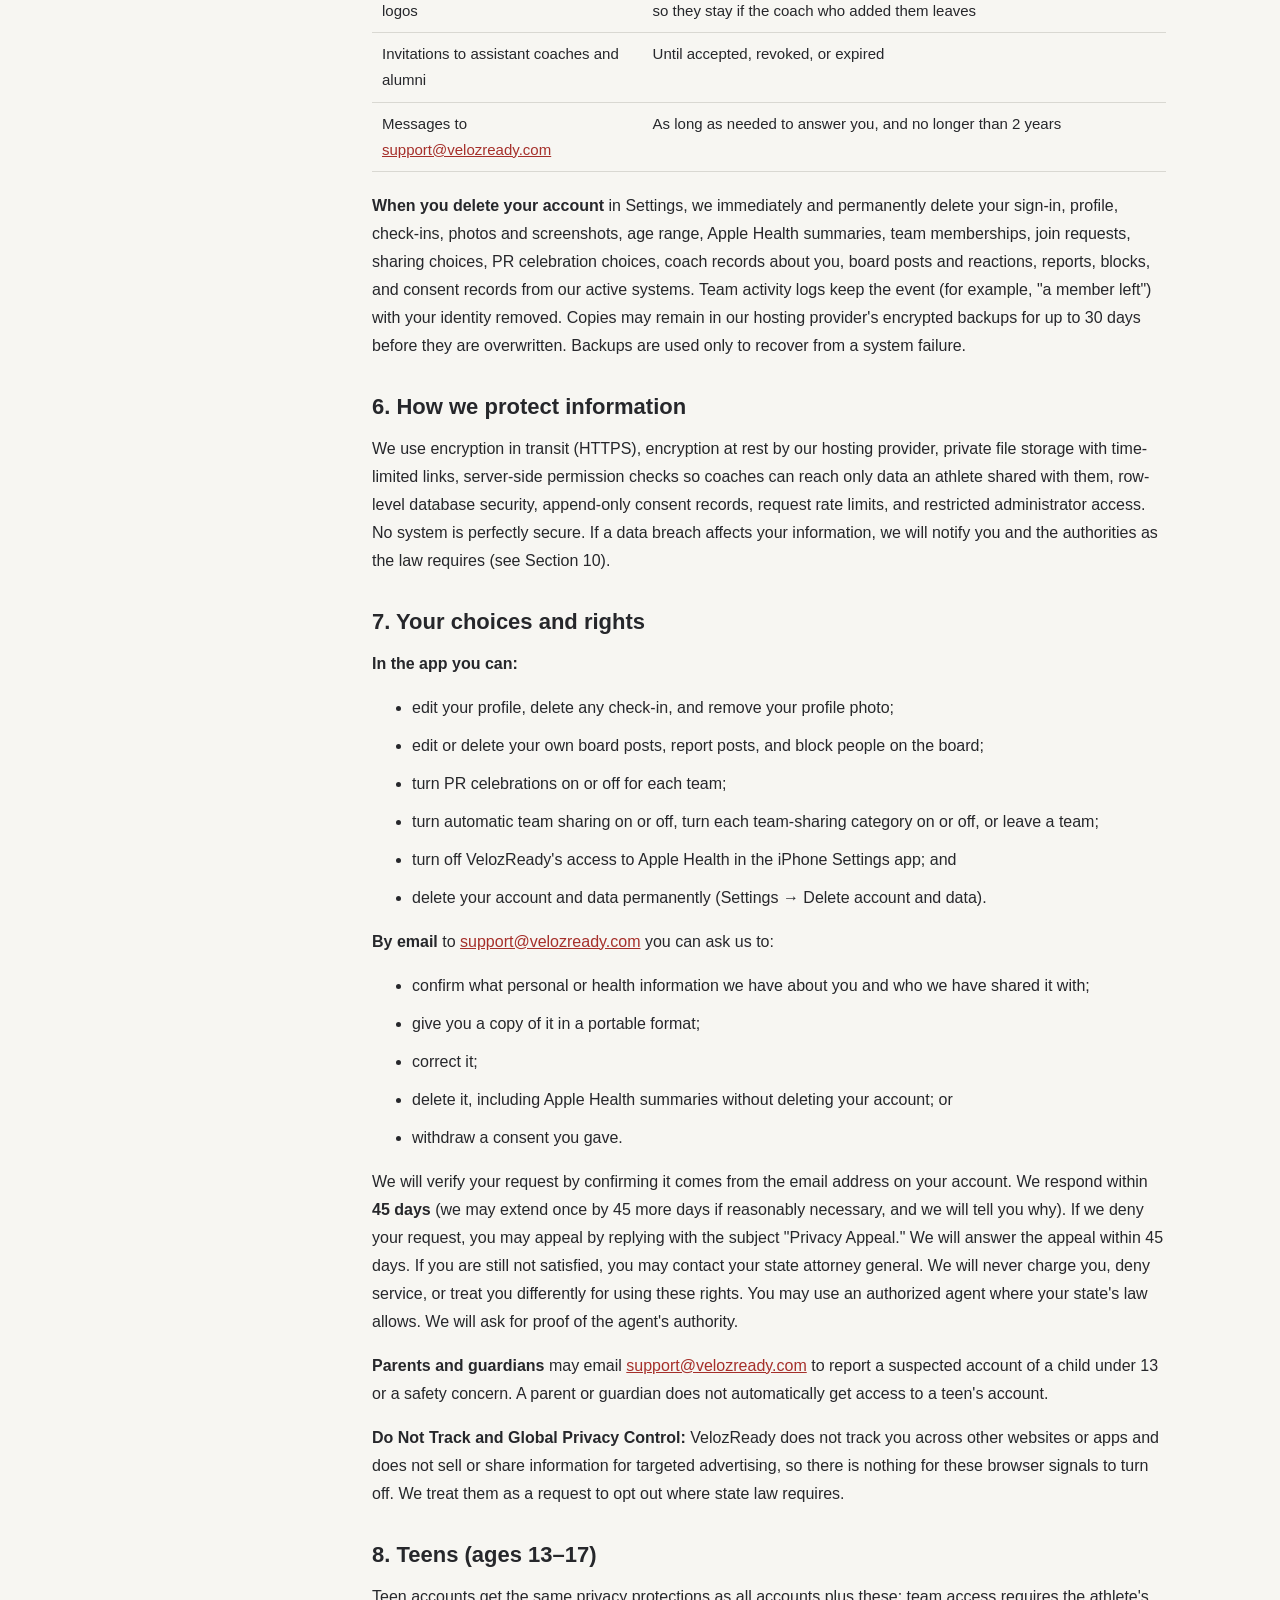
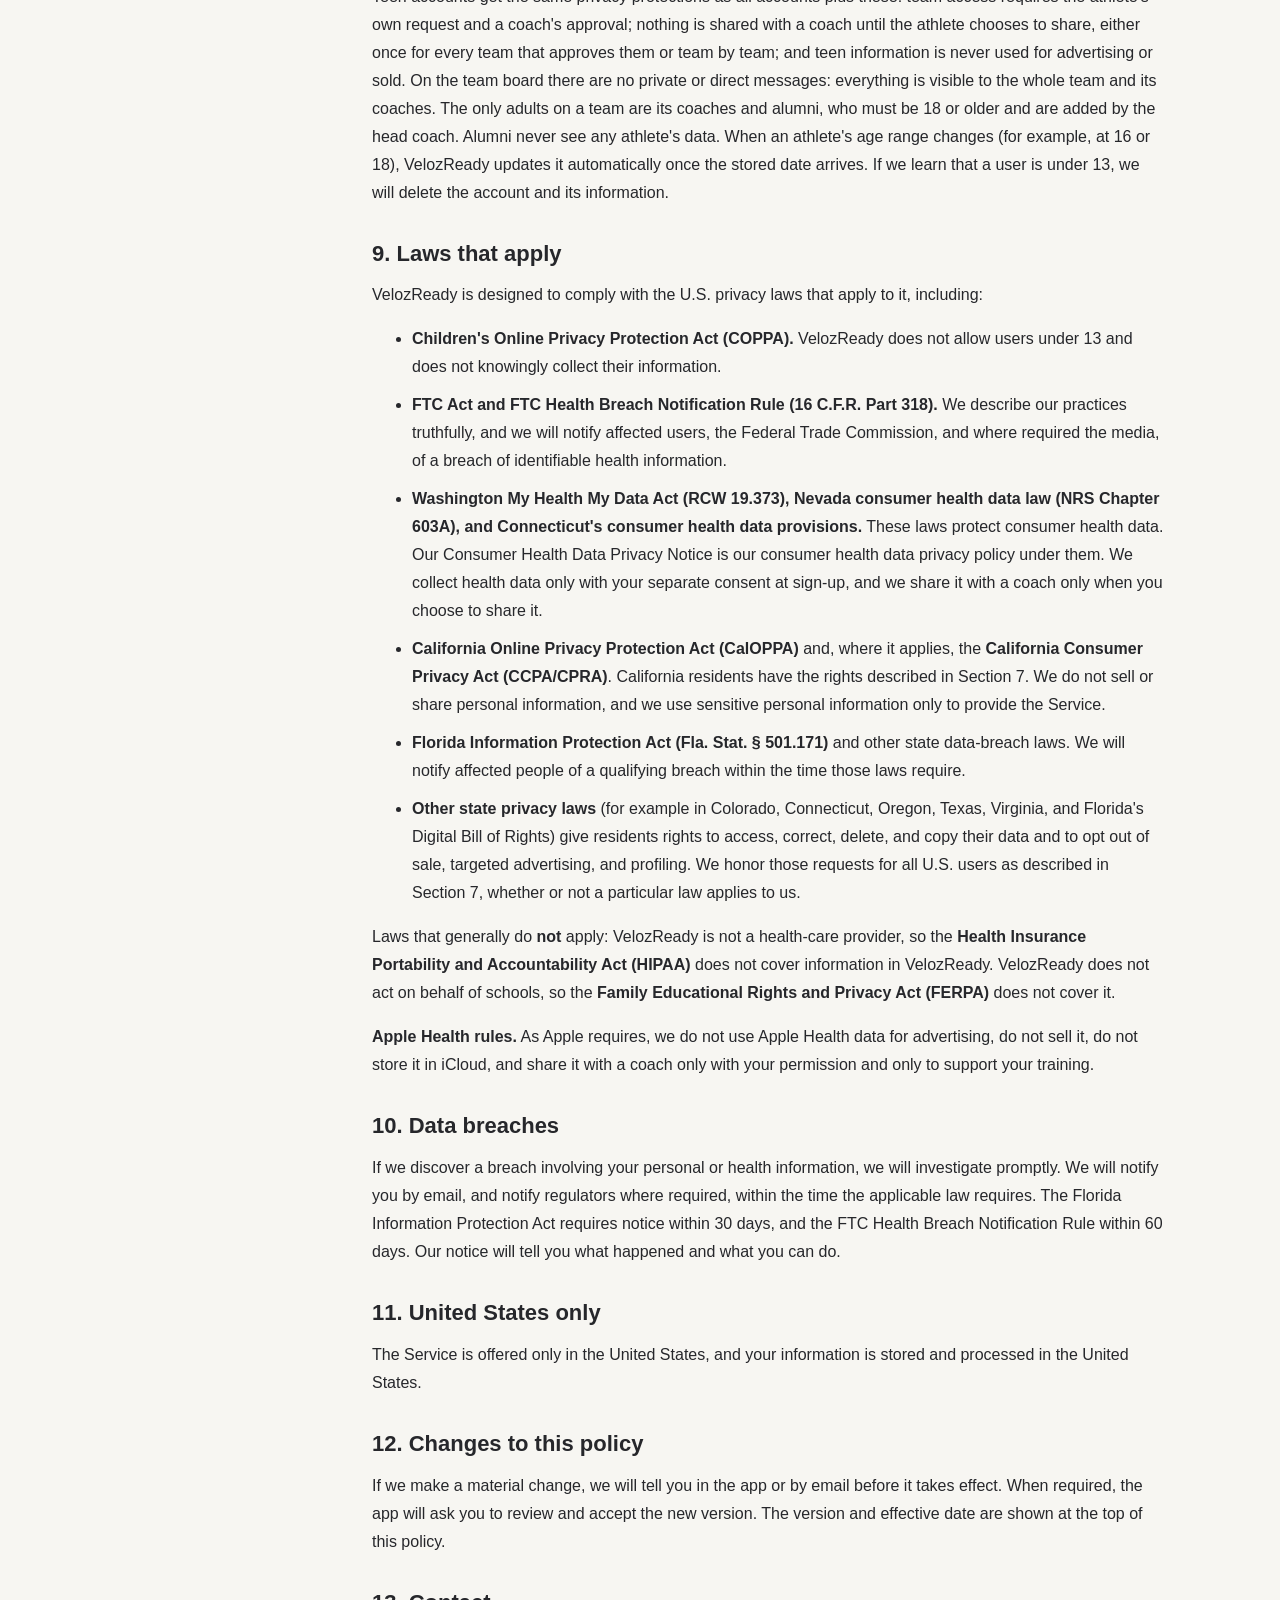
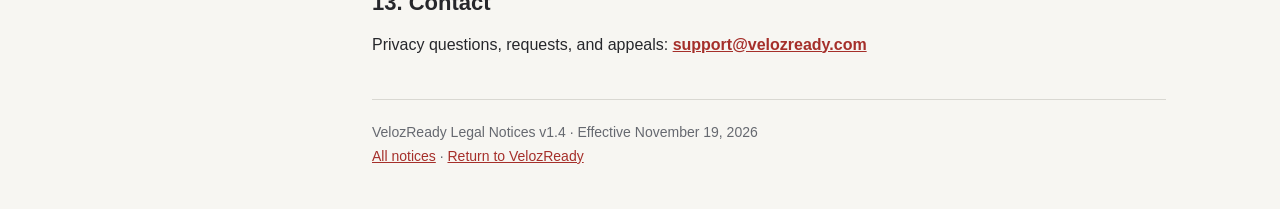
<file: legal/privacy.html>
<!doctype html><html lang="en"><head><meta charset="utf-8"><meta name="viewport" content="width=device-width,initial-scale=1"><title>Privacy Policy | VelozReady</title><link rel="stylesheet" href="legal.css"></head><body><header><a class="brand" href="../index.html"><img src="logo.png" alt="" width="40" height="40"><span>Veloz<span class="accent">Ready</span></span></a></header><div class="shell"><nav aria-label="Legal notices"><a href="index.html">Overview</a><a href="terms.html">Terms of Use</a><a aria-current="page" href="privacy.html">Privacy Policy</a><a href="age-eligibility.html">Age Eligibility Notice</a><a href="health-data.html">Health Data Notice</a><a href="team-sharing.html">Team Sharing Notice</a></nav><main>
<h1>VelozReady Privacy Policy</h1>
<table class="meta"><tr><th scope="row">Version</th><td>1.4</td></tr><tr><th scope="row">Last updated</th><td>November 19, 2026</td></tr><tr><th scope="row">Effective date</th><td>November 19, 2026</td></tr></table>
<p>VelozReady is an app and service owned and operated by Sahar Ventures LLC, a Florida limited liability company ("Sahar Ventures LLC," "we," "us," or "our"). In these notices, "VelozReady" also means Sahar Ventures LLC providing the VelozReady app and service. Privacy contact: <a href="mailto:support@velozready.com">support@velozready.com</a>.</p>
<h2>1. Who this policy covers</h2>
<p>This Privacy Policy explains what personal information VelozReady collects through its iPhone app, website, and related services (the "Service"), how we use and share it, how long we keep it, and the choices and rights you have. The <strong>Consumer Health Data Privacy Notice</strong> adds details for health-related information. The <strong>Team Sharing Notice</strong> explains what coaches can see. VelozReady is for people in the United States age 13 and older and is not directed to children under 13.</p>
<h2>2. Information we collect</h2>
<h3>Information you give us</h3>
<ul><li><strong>Account:</strong> email address and password (stored only as a secure hash by our authentication provider).</li><li><strong>Age:</strong> at sign-up you enter your birth month and year. The app uses them on your device to confirm you are at least 13 and to work out your age range. <strong>We store only the age range (13–15, 16–17, or 18+) and the date it next changes, never your birth month or year.</strong></li><li><strong>Profile:</strong> display name, role (athlete or coach), sport, event focus, training level, graduation year, school or organization name, staff title (coaches), goals, personal records (PRs), athlete code, and an optional profile photo. Your profile photo is not shown to anyone else at this time.</li><li><strong>Practice and race check-ins:</strong> date, type, sport, event, workout or meet, distance, duration, effort (practices), race time (races), one "How did you feel?" or "How did it go?" answer (Great, OK, or Rough), and notes. Earlier check-ins may also include a photo or watch screenshot; VelozReady no longer accepts new ones, and you can still view or delete the old ones. Check-ins saved before November 13, 2026 may also include the more detailed answers the app used to ask (legs, breathing, energy, sleep, fueling, hydration, pain, and race segments); they stay in your history until you edit or delete them. VelozReady no longer asks about pain.</li><li><strong>Coach verification (coaches only):</strong> organization type, name, city, state, and website; a verification email; a public staff-directory link; and notes you submit for review.</li><li><strong>Team board:</strong> posts you write or edit (team chat, and announcements and workouts if you are a coach or alumni), reactions, posts you pin, reports you make, and people you block.</li><li><strong>Team settings (coaches):</strong> team calendar events, a team logo uploaded by the head coach, the team chat on/off setting, roster names a coach gives athletes on their roster (seen only by that team's coaches), and the email addresses coaches enter to invite assistant coaches or alumni.</li><li><strong>PR celebrations:</strong> your choice, per team, to let coaches and alumni post your new PRs on the team board.</li><li><strong>Messages to us:</strong> anything you send to <a href="mailto:support@velozready.com">support@velozready.com</a>.</li></ul>
<h3>Information created when you use the Service</h3>
<ul><li><strong>Readiness information:</strong> a readiness score (0–100) and band that the app calculates on your iPhone when you save a practice (see below), plus trends built from those scores.</li><li><strong>Team records:</strong> teams you request to join or belong to, invitations used, approvals, removals, and your sharing choices for each team.</li><li><strong>Consent records:</strong> which version of each notice you accepted, when, how, your age range at the time, and any withdrawal.</li><li><strong>Coach records:</strong> practice and meet information coaches on your team record about you, such as attendance, workout groups, times and splits, and meet entries. See the Team Sharing Notice, Section 3C.</li><li><strong>Board activity:</strong> which announcements and workouts you have seen (teammates see only a count, such as "Seen by 3") and when you last opened each team's board (used for the unread dot).</li><li><strong>Security records:</strong> sign-in activity, request counts used to prevent abuse (rate limits), and records needed to investigate misuse.</li></ul>
<h3>Information from Apple Health (optional)</h3>
<p>If you allow it, VelozReady <strong>reads</strong> heart-rate variability (HRV), resting heart rate, heart rate, sleep, walking and running distance, and workouts from Apple Health on your iPhone. The app also works out your 30-day averages for resting heart rate and HRV <strong>on your iPhone</strong>, and uses today's sleep, resting heart rate, and HRV compared with those averages to calculate the readiness score for a practice you log that day. <strong>Only the resulting score is saved</strong> with the practice. The Apple Health values and averages used for it are not. Raw Apple Health samples <strong>stay on your iPhone</strong>. VelozReady sends a daily summary to our servers only for the categories you have shared with at least one team. Those summaries include the date, HRV, resting heart rate, sleep hours, distance, workout count, and latest workout details. If you are not sharing a Health category with any team, no Apple Health data for it leaves your iPhone. VelozReady never writes to Apple Health.</p>
<h3>Information collected automatically</h3>
<p>Our hosting and content-delivery providers automatically receive your IP address, device and browser type, operating system, and app version when your device connects to the Service. VelozReady does <strong>not</strong> use advertising identifiers, third-party analytics, advertising trackers, or precise location (GPS).</p>
<p>The app also keeps some information on your device, such as your sign-in session, recent history for faster loading, a pending invitation code, which notifications you have seen or dismissed, and your answer to the Apple Health prompt. It is removed when you sign out or delete your account.</p>
<p><strong>Your calendar.</strong> "Add to my calendar" opens iPhone's own New Event screen with the event filled in. You review it and tap Add. VelozReady never reads or changes your calendar.</p>
<h2>3. How we use information</h2>
<p>We use personal information to:</p>
<ul><li>create and secure your account and confirm your age range;</li><li>save your training history and calculate readiness feedback and trends;</li><li>run team invitations and memberships and show coaches only what you choose to share;</li><li>run each team's board, calendar, logo, and team tiles, and help coaches moderate the board;</li><li>verify coaches' claimed organizations;</li><li>read Apple Health data you approve and sync daily summaries you share with a team;</li><li>keep records of your consent and choices;</li><li>respond to your requests and messages;</li><li>prevent fraud, abuse, and security incidents and enforce our Terms; and</li><li>comply with law.</li></ul>
<p>We do <strong>not</strong> use your information for advertising, we do <strong>not</strong> build advertising profiles, and we do <strong>not</strong> use identifiable health or training information to train artificial-intelligence models.</p>
<h2>4. How we share information</h2>
<p><strong>We do not sell personal information.</strong> We do not share it for targeted (cross-context behavioral) advertising. We share information only as follows:</p>
<ul><li><strong>With coaches, at your direction.</strong> A coach on a team you joined sees only the categories you turn on for that team, and only while you remain on the team. Information a coach records about you at practice or meets (such as attendance and times) is visible to your team's coaches and to you, and to teammates and alumni only when a coach shares it with the team. See the Team Sharing Notice.</li><li><strong>With your team, when you post or opt in.</strong> Your board posts and reactions are visible to everyone on that team, including coaches and alumni. If you turn on "Celebrate my PRs with the team," coaches and alumni may post your new PR (event, time, improvement, and meet) for the team to see. If you share race results with a team, your best 5K counts toward the team average 5K. Teammates and alumni see that average only when at least three runners count toward it, so no one's time can be worked out, and see a PRs-this-week count only from teammates who turned on PR celebrations. Alumni never see any athlete's shared practices, races, readiness, or Apple Health information.</li><li><strong>With service providers that run the Service for us</strong>, who may use it only to provide their services to us:</li></ul>
<p>- <strong>Supabase</strong> (database, sign-in, file storage, server functions, and account emails), with data stored in the United States; - <strong>Apple</strong> (App Store distribution and Apple Health on your device); and - <strong>jsDelivr</strong> (delivers app code libraries; it receives your IP address and device information, not your account data).</p>
<ul><li><strong>For legal and safety reasons</strong>, when we believe in good faith it is required by law or legal process, or needed to protect someone's safety, investigate fraud or abuse, or enforce our Terms. This includes reporting suspected child exploitation to authorities.</li><li><strong>In a business transfer.</strong> If Sahar Ventures LLC is involved in a merger, acquisition, financing, or sale of assets, information may transfer under this policy. We will notify you before it becomes subject to a different privacy policy.</li></ul>
<p>A coach-created team does not mean a school, college, or club has bought, approved, or controls VelozReady. VelozReady does not receive student education records from schools.</p>
<h2>5. How long we keep information</h2>
<table class="content"><thead><tr><th scope="col">Information</th><th scope="col">How long we keep it</th></tr></thead><tbody><tr><td>Account, profile, check-ins, photos, and screenshots</td><td>Until you delete them or delete your account</td></tr><tr><td>A single check-in or your profile photo</td><td>Removed from our active systems right away when you delete it</td></tr><tr><td>Apple Health daily summaries</td><td>Until you delete your account or ask us to delete them. Coaches lose access as soon as you turn a category off or leave the team</td></tr><tr><td>Team memberships and sharing choices</td><td>Until you delete your account. After you leave, a team keeps a "past member" record without access to your data</td></tr><tr><td>Consent records</td><td>Until you delete your account</td></tr><tr><td>Coach verification information</td><td>While the organization remains on VelozReady</td></tr><tr><td>Board posts and reactions</td><td>Until the author or a coach deletes them, the team is deleted, or the author deletes their account</td></tr><tr><td>"Seen by" records and board last-opened times</td><td>Until the post is deleted, you leave the team, or you delete your account</td></tr><tr><td>Reports and blocks</td><td>Reports until the post is deleted or the report is closed; blocks until you remove them or delete your account</td></tr><tr><td>Coach records (attendance, groups, times, meet entries)</td><td>Until a coach deletes them, the team is deleted, or you delete your account. Coaches lose access when you leave the team, and your recorded times stay in your own history</td></tr><tr><td>Team calendar events and team logos</td><td>Until a coach deletes them or the team is deleted. They belong to the team, so they stay if the coach who added them leaves</td></tr><tr><td>Invitations to assistant coaches and alumni</td><td>Until accepted, revoked, or expired</td></tr><tr><td>Messages to <a href="mailto:support@velozready.com">support@velozready.com</a></td><td>As long as needed to answer you, and no longer than 2 years</td></tr></tbody></table>
<p><strong>When you delete your account</strong> in Settings, we immediately and permanently delete your sign-in, profile, check-ins, photos and screenshots, age range, Apple Health summaries, team memberships, join requests, sharing choices, PR celebration choices, coach records about you, board posts and reactions, reports, blocks, and consent records from our active systems. Team activity logs keep the event (for example, "a member left") with your identity removed. Copies may remain in our hosting provider's encrypted backups for up to 30 days before they are overwritten. Backups are used only to recover from a system failure.</p>
<h2>6. How we protect information</h2>
<p>We use encryption in transit (HTTPS), encryption at rest by our hosting provider, private file storage with time-limited links, server-side permission checks so coaches can reach only data an athlete shared with them, row-level database security, append-only consent records, request rate limits, and restricted administrator access. No system is perfectly secure. If a data breach affects your information, we will notify you and the authorities as the law requires (see Section 10).</p>
<h2>7. Your choices and rights</h2>
<p><strong>In the app you can:</strong></p>
<ul><li>edit your profile, delete any check-in, and remove your profile photo;</li><li>edit or delete your own board posts, report posts, and block people on the board;</li><li>turn PR celebrations on or off for each team;</li><li>turn automatic team sharing on or off, turn each team-sharing category on or off, or leave a team;</li><li>turn off VelozReady's access to Apple Health in the iPhone Settings app; and</li><li>delete your account and data permanently (Settings → Delete account and data).</li></ul>
<p><strong>By email</strong> to <a href="mailto:support@velozready.com">support@velozready.com</a> you can ask us to:</p>
<ul><li>confirm what personal or health information we have about you and who we have shared it with;</li><li>give you a copy of it in a portable format;</li><li>correct it;</li><li>delete it, including Apple Health summaries without deleting your account; or</li><li>withdraw a consent you gave.</li></ul>
<p>We will verify your request by confirming it comes from the email address on your account. We respond within <strong>45 days</strong> (we may extend once by 45 more days if reasonably necessary, and we will tell you why). If we deny your request, you may appeal by replying with the subject "Privacy Appeal." We will answer the appeal within 45 days. If you are still not satisfied, you may contact your state attorney general. We will never charge you, deny service, or treat you differently for using these rights. You may use an authorized agent where your state's law allows. We will ask for proof of the agent's authority.</p>
<p><strong>Parents and guardians</strong> may email <a href="mailto:support@velozready.com">support@velozready.com</a> to report a suspected account of a child under 13 or a safety concern. A parent or guardian does not automatically get access to a teen's account.</p>
<p><strong>Do Not Track and Global Privacy Control:</strong> VelozReady does not track you across other websites or apps and does not sell or share information for targeted advertising, so there is nothing for these browser signals to turn off. We treat them as a request to opt out where state law requires.</p>
<h2>8. Teens (ages 13–17)</h2>
<p>Teen accounts get the same privacy protections as all accounts plus these: team access requires the athlete's own request and a coach's approval; nothing is shared with a coach until the athlete chooses to share, either once for every team that approves them or team by team; and teen information is never used for advertising or sold. On the team board there are no private or direct messages: everything is visible to the whole team and its coaches. The only adults on a team are its coaches and alumni, who must be 18 or older and are added by the head coach. Alumni never see any athlete's data. When an athlete's age range changes (for example, at 16 or 18), VelozReady updates it automatically once the stored date arrives. If we learn that a user is under 13, we will delete the account and its information.</p>
<h2>9. Laws that apply</h2>
<p>VelozReady is designed to comply with the U.S. privacy laws that apply to it, including:</p>
<ul><li><strong>Children's Online Privacy Protection Act (COPPA).</strong> VelozReady does not allow users under 13 and does not knowingly collect their information.</li><li><strong>FTC Act and FTC Health Breach Notification Rule (16 C.F.R. Part 318).</strong> We describe our practices truthfully, and we will notify affected users, the Federal Trade Commission, and where required the media, of a breach of identifiable health information.</li><li><strong>Washington My Health My Data Act (RCW 19.373), Nevada consumer health data law (NRS Chapter 603A), and Connecticut's consumer health data provisions.</strong> These laws protect consumer health data. Our Consumer Health Data Privacy Notice is our consumer health data privacy policy under them. We collect health data only with your separate consent at sign-up, and we share it with a coach only when you choose to share it.</li><li><strong>California Online Privacy Protection Act (CalOPPA)</strong> and, where it applies, the <strong>California Consumer Privacy Act (CCPA/CPRA)</strong>. California residents have the rights described in Section 7. We do not sell or share personal information, and we use sensitive personal information only to provide the Service.</li><li><strong>Florida Information Protection Act (Fla. Stat. § 501.171)</strong> and other state data-breach laws. We will notify affected people of a qualifying breach within the time those laws require.</li><li><strong>Other state privacy laws</strong> (for example in Colorado, Connecticut, Oregon, Texas, Virginia, and Florida's Digital Bill of Rights) give residents rights to access, correct, delete, and copy their data and to opt out of sale, targeted advertising, and profiling. We honor those requests for all U.S. users as described in Section 7, whether or not a particular law applies to us.</li></ul>
<p>Laws that generally do <strong>not</strong> apply: VelozReady is not a health-care provider, so the <strong>Health Insurance Portability and Accountability Act (HIPAA)</strong> does not cover information in VelozReady. VelozReady does not act on behalf of schools, so the <strong>Family Educational Rights and Privacy Act (FERPA)</strong> does not cover it.</p>
<p><strong>Apple Health rules.</strong> As Apple requires, we do not use Apple Health data for advertising, do not sell it, do not store it in iCloud, and share it with a coach only with your permission and only to support your training.</p>
<h2>10. Data breaches</h2>
<p>If we discover a breach involving your personal or health information, we will investigate promptly. We will notify you by email, and notify regulators where required, within the time the applicable law requires. The Florida Information Protection Act requires notice within 30 days, and the FTC Health Breach Notification Rule within 60 days. Our notice will tell you what happened and what you can do.</p>
<h2>11. United States only</h2>
<p>The Service is offered only in the United States, and your information is stored and processed in the United States.</p>
<h2>12. Changes to this policy</h2>
<p>If we make a material change, we will tell you in the app or by email before it takes effect. When required, the app will ask you to review and accept the new version. The version and effective date are shown at the top of this policy.</p>
<h2>13. Contact</h2>
<p>Privacy questions, requests, and appeals: <strong><a href="mailto:support@velozready.com">support@velozready.com</a></strong></p>
<footer>VelozReady Legal Notices v1.4 · Effective November 19, 2026<br><a href="index.html">All notices</a> · <a href="../index.html">Return to VelozReady</a></footer></main></div></body></html>
</file>
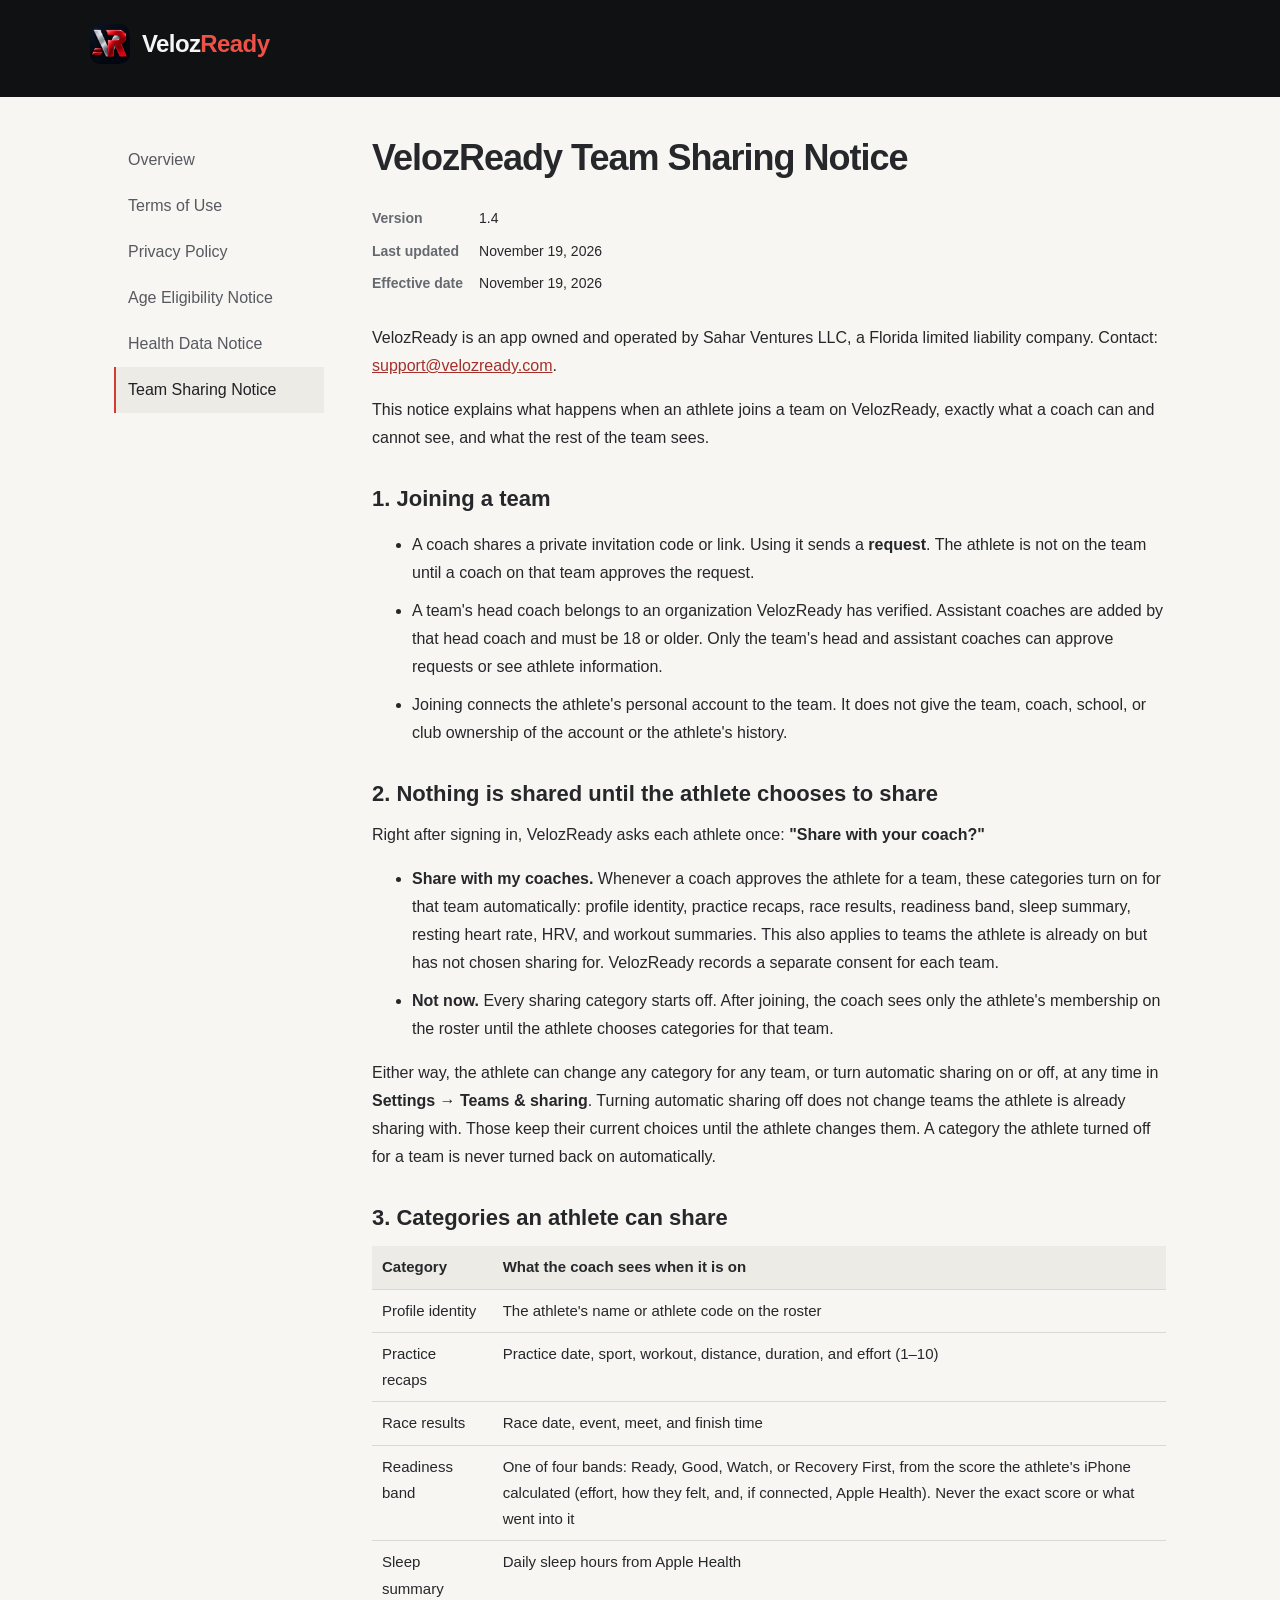
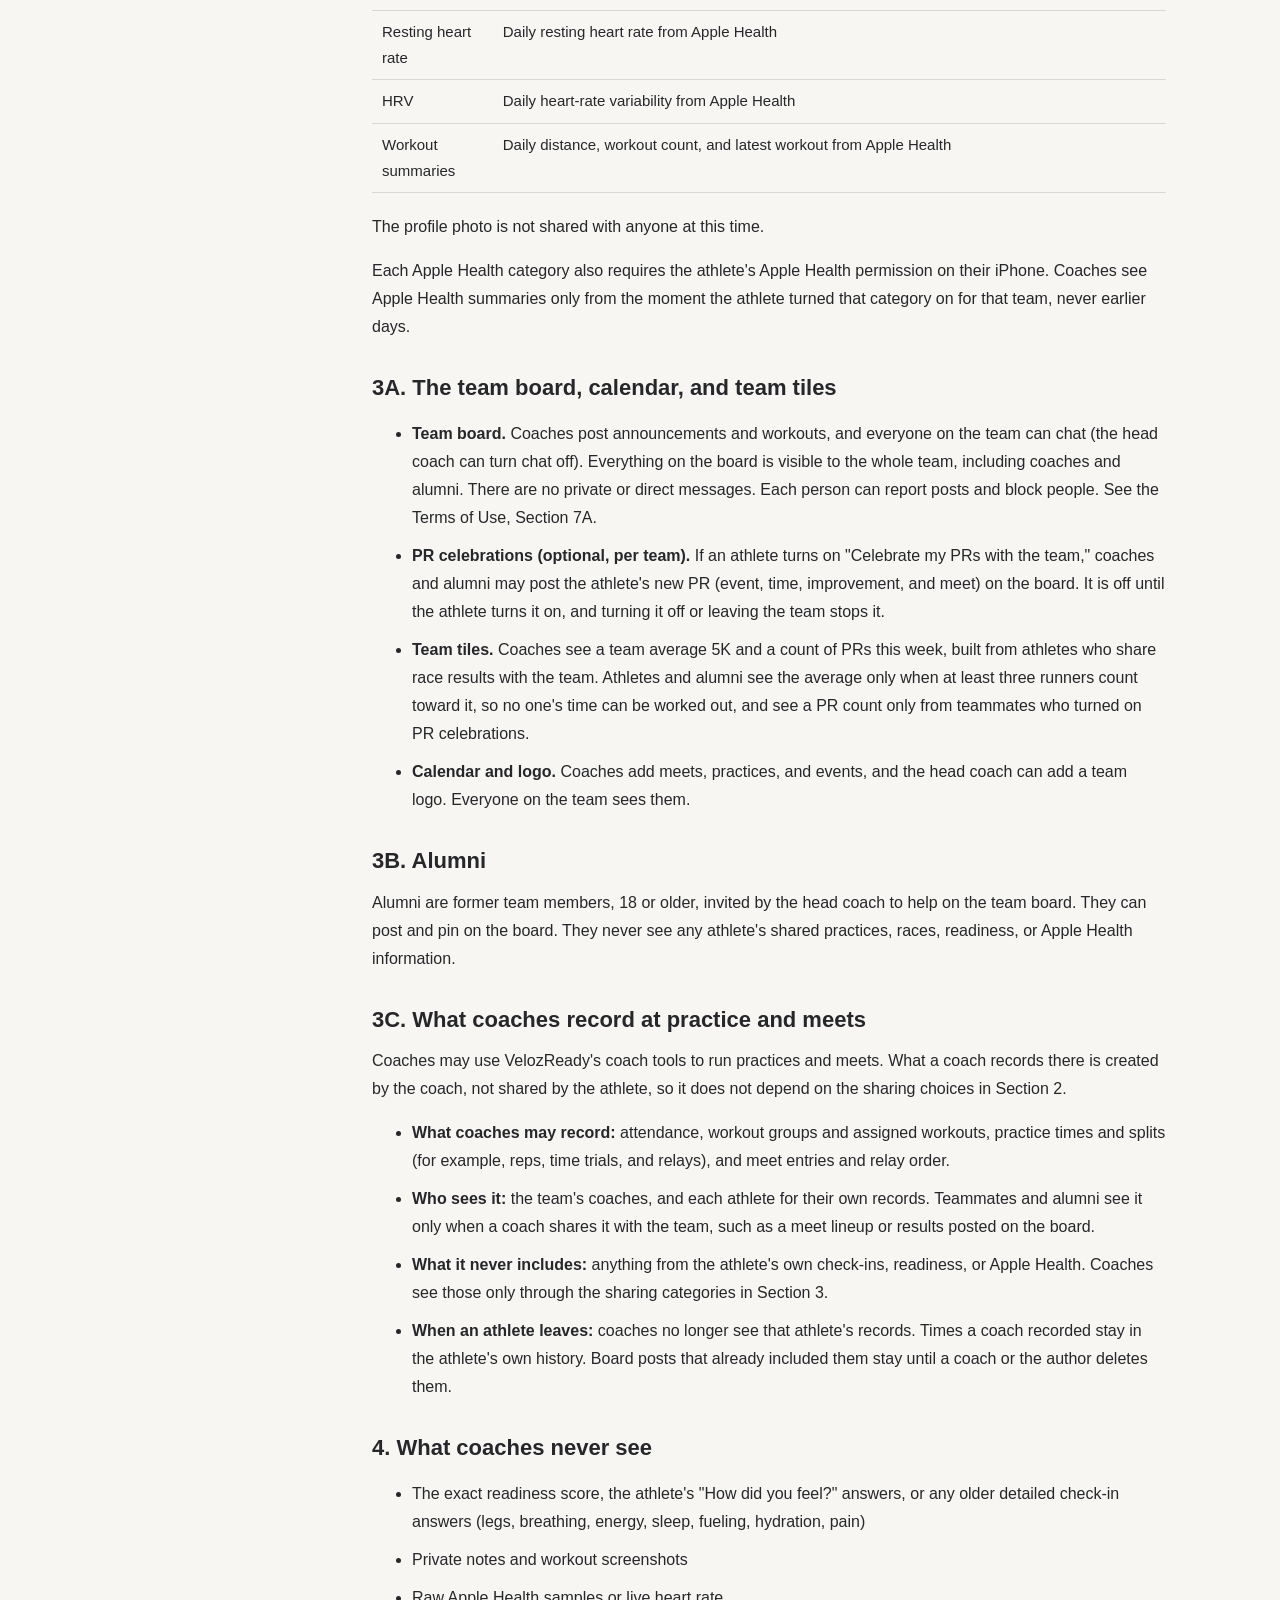
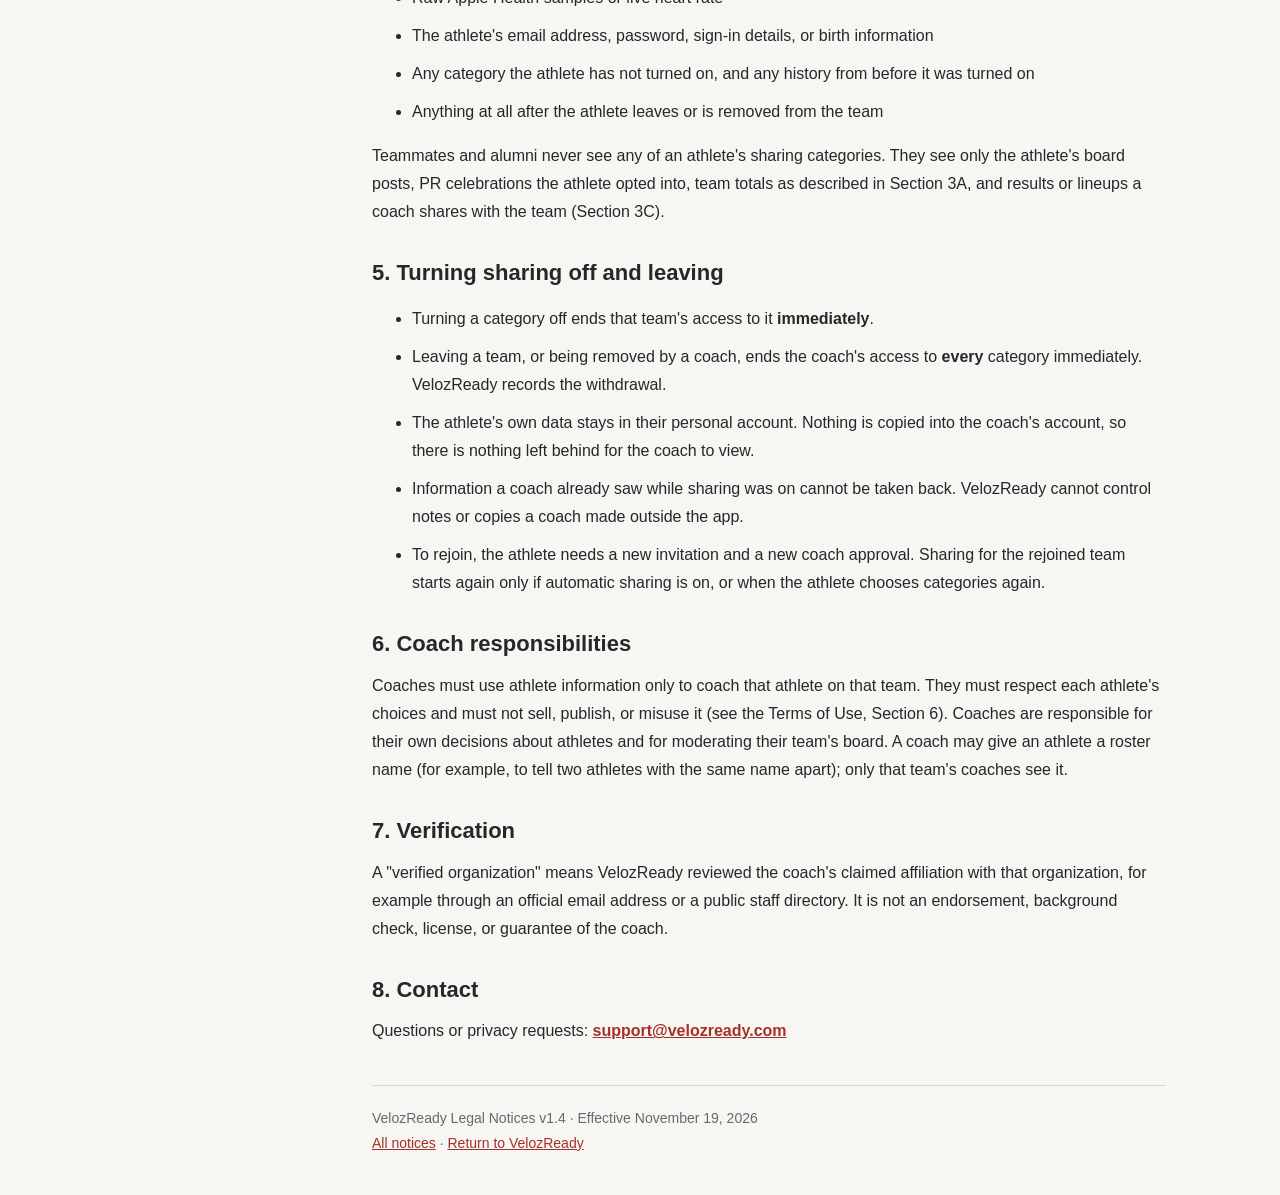
<file: legal/team-sharing.html>
<!doctype html><html lang="en"><head><meta charset="utf-8"><meta name="viewport" content="width=device-width,initial-scale=1"><title>Team Sharing Notice | VelozReady</title><link rel="stylesheet" href="legal.css"></head><body><header><a class="brand" href="../index.html"><img src="logo.png" alt="" width="40" height="40"><span>Veloz<span class="accent">Ready</span></span></a></header><div class="shell"><nav aria-label="Legal notices"><a href="index.html">Overview</a><a href="terms.html">Terms of Use</a><a href="privacy.html">Privacy Policy</a><a href="age-eligibility.html">Age Eligibility Notice</a><a href="health-data.html">Health Data Notice</a><a aria-current="page" href="team-sharing.html">Team Sharing Notice</a></nav><main>
<h1>VelozReady Team Sharing Notice</h1>
<table class="meta"><tr><th scope="row">Version</th><td>1.4</td></tr><tr><th scope="row">Last updated</th><td>November 19, 2026</td></tr><tr><th scope="row">Effective date</th><td>November 19, 2026</td></tr></table>
<p>VelozReady is an app owned and operated by Sahar Ventures LLC, a Florida limited liability company. Contact: <a href="mailto:support@velozready.com">support@velozready.com</a>.</p>
<p>This notice explains what happens when an athlete joins a team on VelozReady, exactly what a coach can and cannot see, and what the rest of the team sees.</p>
<h2>1. Joining a team</h2>
<ul><li>A coach shares a private invitation code or link. Using it sends a <strong>request</strong>. The athlete is not on the team until a coach on that team approves the request.</li><li>A team's head coach belongs to an organization VelozReady has verified. Assistant coaches are added by that head coach and must be 18 or older. Only the team's head and assistant coaches can approve requests or see athlete information.</li><li>Joining connects the athlete's personal account to the team. It does not give the team, coach, school, or club ownership of the account or the athlete's history.</li></ul>
<h2>2. Nothing is shared until the athlete chooses to share</h2>
<p>Right after signing in, VelozReady asks each athlete once: <strong>"Share with your coach?"</strong></p>
<ul><li><strong>Share with my coaches.</strong> Whenever a coach approves the athlete for a team, these categories turn on for that team automatically: profile identity, practice recaps, race results, readiness band, sleep summary, resting heart rate, HRV, and workout summaries. This also applies to teams the athlete is already on but has not chosen sharing for. VelozReady records a separate consent for each team.</li><li><strong>Not now.</strong> Every sharing category starts off. After joining, the coach sees only the athlete's membership on the roster until the athlete chooses categories for that team.</li></ul>
<p>Either way, the athlete can change any category for any team, or turn automatic sharing on or off, at any time in <strong>Settings → Teams &amp; sharing</strong>. Turning automatic sharing off does not change teams the athlete is already sharing with. Those keep their current choices until the athlete changes them. A category the athlete turned off for a team is never turned back on automatically.</p>
<h2>3. Categories an athlete can share</h2>
<table class="content"><thead><tr><th scope="col">Category</th><th scope="col">What the coach sees when it is on</th></tr></thead><tbody><tr><td>Profile identity</td><td>The athlete's name or athlete code on the roster</td></tr><tr><td>Practice recaps</td><td>Practice date, sport, workout, distance, duration, and effort (1–10)</td></tr><tr><td>Race results</td><td>Race date, event, meet, and finish time</td></tr><tr><td>Readiness band</td><td>One of four bands: Ready, Good, Watch, or Recovery First, from the score the athlete's iPhone calculated (effort, how they felt, and, if connected, Apple Health). Never the exact score or what went into it</td></tr><tr><td>Sleep summary</td><td>Daily sleep hours from Apple Health</td></tr><tr><td>Resting heart rate</td><td>Daily resting heart rate from Apple Health</td></tr><tr><td>HRV</td><td>Daily heart-rate variability from Apple Health</td></tr><tr><td>Workout summaries</td><td>Daily distance, workout count, and latest workout from Apple Health</td></tr></tbody></table>
<p>The profile photo is not shared with anyone at this time.</p>
<p>Each Apple Health category also requires the athlete's Apple Health permission on their iPhone. Coaches see Apple Health summaries only from the moment the athlete turned that category on for that team, never earlier days.</p>
<h2>3A. The team board, calendar, and team tiles</h2>
<ul><li><strong>Team board.</strong> Coaches post announcements and workouts, and everyone on the team can chat (the head coach can turn chat off). Everything on the board is visible to the whole team, including coaches and alumni. There are no private or direct messages. Each person can report posts and block people. See the Terms of Use, Section 7A.</li><li><strong>PR celebrations (optional, per team).</strong> If an athlete turns on "Celebrate my PRs with the team," coaches and alumni may post the athlete's new PR (event, time, improvement, and meet) on the board. It is off until the athlete turns it on, and turning it off or leaving the team stops it.</li><li><strong>Team tiles.</strong> Coaches see a team average 5K and a count of PRs this week, built from athletes who share race results with the team. Athletes and alumni see the average only when at least three runners count toward it, so no one's time can be worked out, and see a PR count only from teammates who turned on PR celebrations.</li><li><strong>Calendar and logo.</strong> Coaches add meets, practices, and events, and the head coach can add a team logo. Everyone on the team sees them.</li></ul>
<h2>3B. Alumni</h2>
<p>Alumni are former team members, 18 or older, invited by the head coach to help on the team board. They can post and pin on the board. They never see any athlete's shared practices, races, readiness, or Apple Health information.</p>
<h2>3C. What coaches record at practice and meets</h2>
<p>Coaches may use VelozReady's coach tools to run practices and meets. What a coach records there is created by the coach, not shared by the athlete, so it does not depend on the sharing choices in Section 2.</p>
<ul><li><strong>What coaches may record:</strong> attendance, workout groups and assigned workouts, practice times and splits (for example, reps, time trials, and relays), and meet entries and relay order.</li><li><strong>Who sees it:</strong> the team's coaches, and each athlete for their own records. Teammates and alumni see it only when a coach shares it with the team, such as a meet lineup or results posted on the board.</li><li><strong>What it never includes:</strong> anything from the athlete's own check-ins, readiness, or Apple Health. Coaches see those only through the sharing categories in Section 3.</li><li><strong>When an athlete leaves:</strong> coaches no longer see that athlete's records. Times a coach recorded stay in the athlete's own history. Board posts that already included them stay until a coach or the author deletes them.</li></ul>
<h2>4. What coaches never see</h2>
<ul><li>The exact readiness score, the athlete's "How did you feel?" answers, or any older detailed check-in answers (legs, breathing, energy, sleep, fueling, hydration, pain)</li><li>Private notes and workout screenshots</li><li>Raw Apple Health samples or live heart rate</li><li>The athlete's email address, password, sign-in details, or birth information</li><li>Any category the athlete has not turned on, and any history from before it was turned on</li><li>Anything at all after the athlete leaves or is removed from the team</li></ul>
<p>Teammates and alumni never see any of an athlete's sharing categories. They see only the athlete's board posts, PR celebrations the athlete opted into, team totals as described in Section 3A, and results or lineups a coach shares with the team (Section 3C).</p>
<h2>5. Turning sharing off and leaving</h2>
<ul><li>Turning a category off ends that team's access to it <strong>immediately</strong>.</li><li>Leaving a team, or being removed by a coach, ends the coach's access to <strong>every</strong> category immediately. VelozReady records the withdrawal.</li><li>The athlete's own data stays in their personal account. Nothing is copied into the coach's account, so there is nothing left behind for the coach to view.</li><li>Information a coach already saw while sharing was on cannot be taken back. VelozReady cannot control notes or copies a coach made outside the app.</li><li>To rejoin, the athlete needs a new invitation and a new coach approval. Sharing for the rejoined team starts again only if automatic sharing is on, or when the athlete chooses categories again.</li></ul>
<h2>6. Coach responsibilities</h2>
<p>Coaches must use athlete information only to coach that athlete on that team. They must respect each athlete's choices and must not sell, publish, or misuse it (see the Terms of Use, Section 6). Coaches are responsible for their own decisions about athletes and for moderating their team's board. A coach may give an athlete a roster name (for example, to tell two athletes with the same name apart); only that team's coaches see it.</p>
<h2>7. Verification</h2>
<p>A "verified organization" means VelozReady reviewed the coach's claimed affiliation with that organization, for example through an official email address or a public staff directory. It is not an endorsement, background check, license, or guarantee of the coach.</p>
<h2>8. Contact</h2>
<p>Questions or privacy requests: <strong><a href="mailto:support@velozready.com">support@velozready.com</a></strong></p>
<footer>VelozReady Legal Notices v1.4 · Effective November 19, 2026<br><a href="index.html">All notices</a> · <a href="../index.html">Return to VelozReady</a></footer></main></div></body></html>
</file>
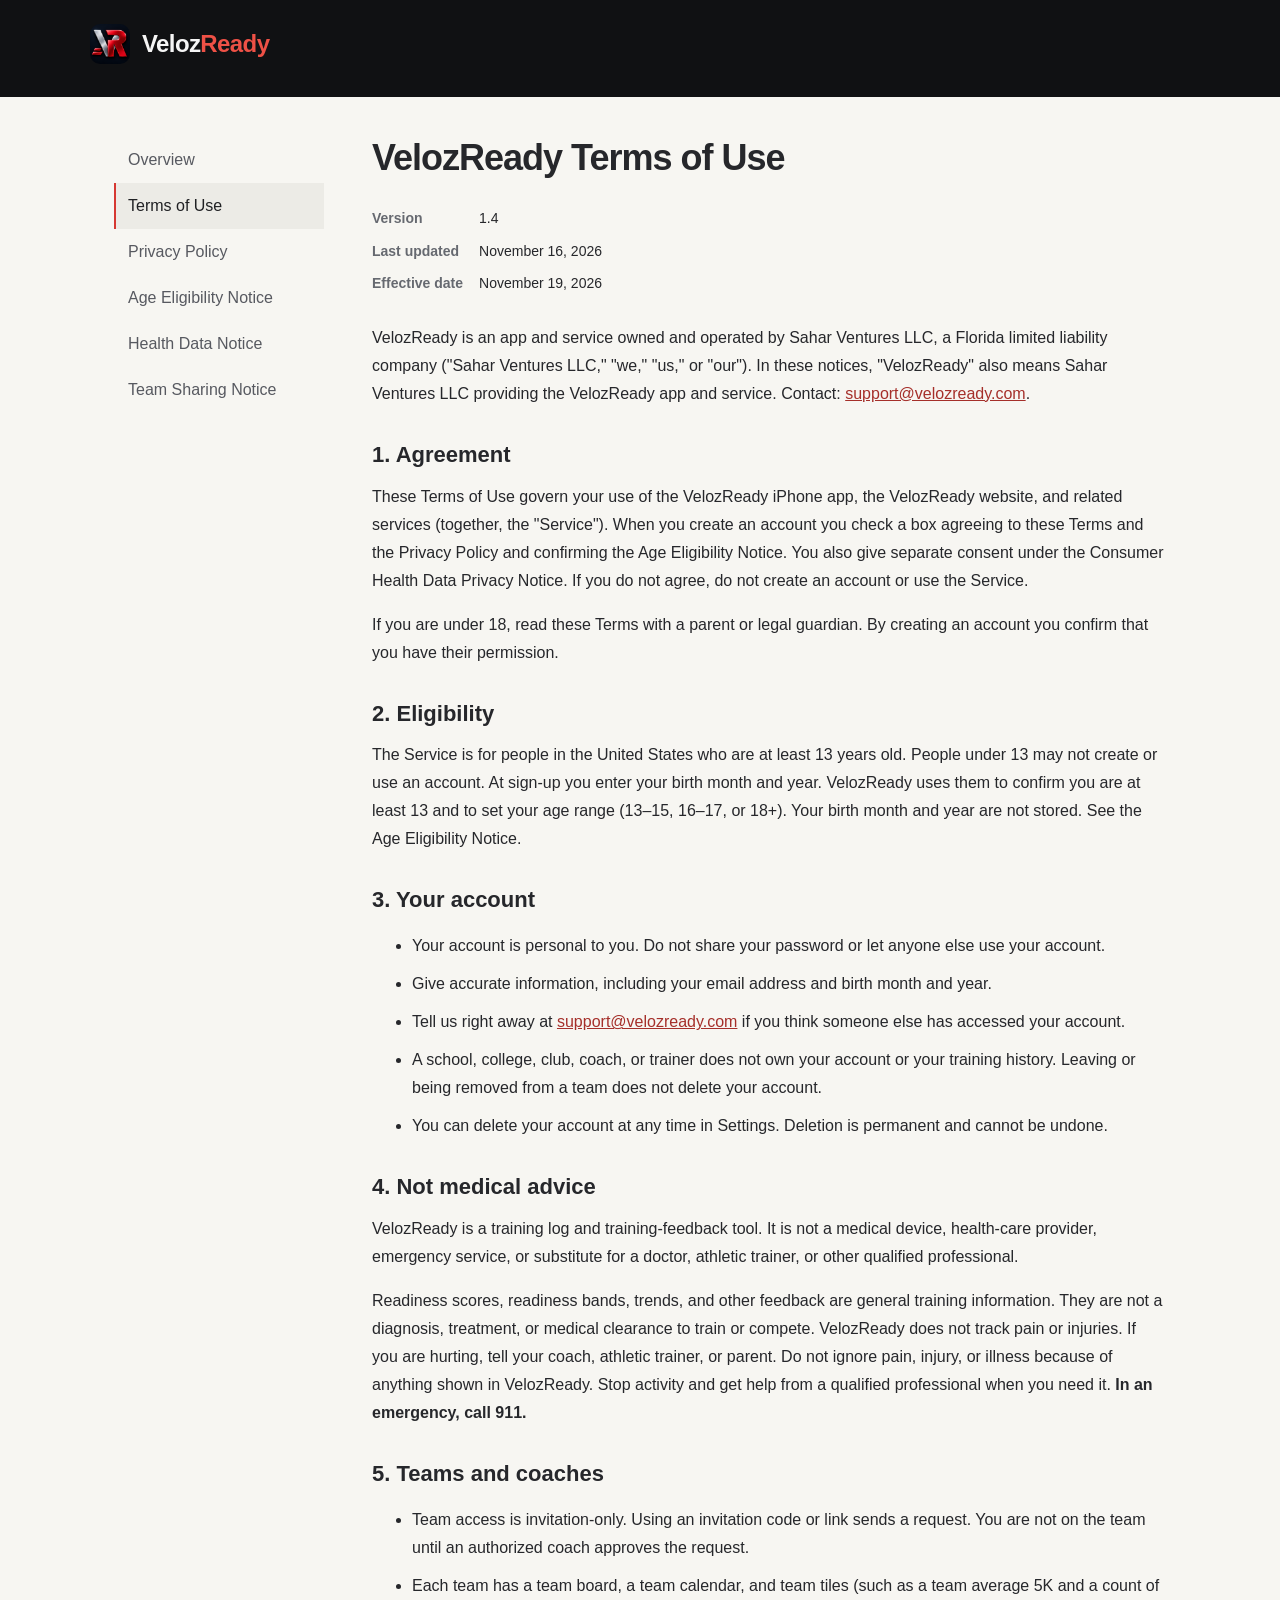
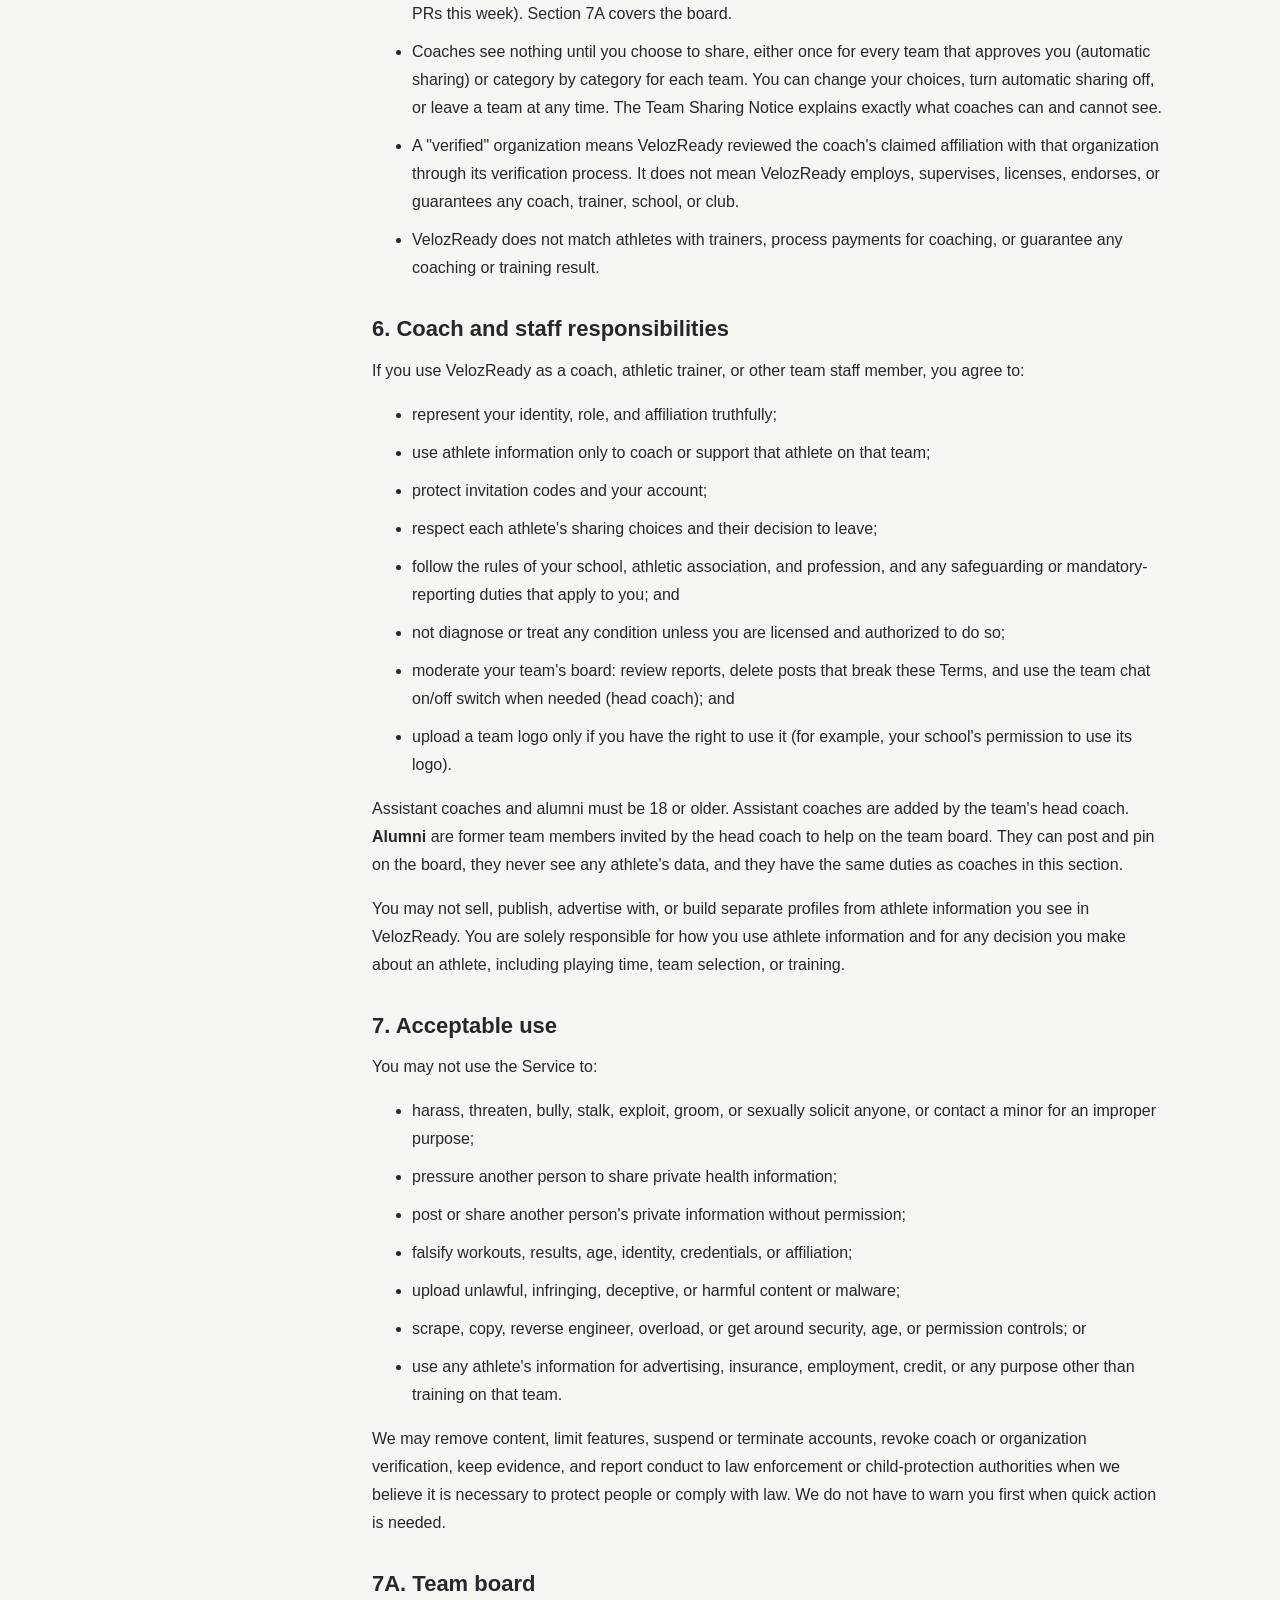
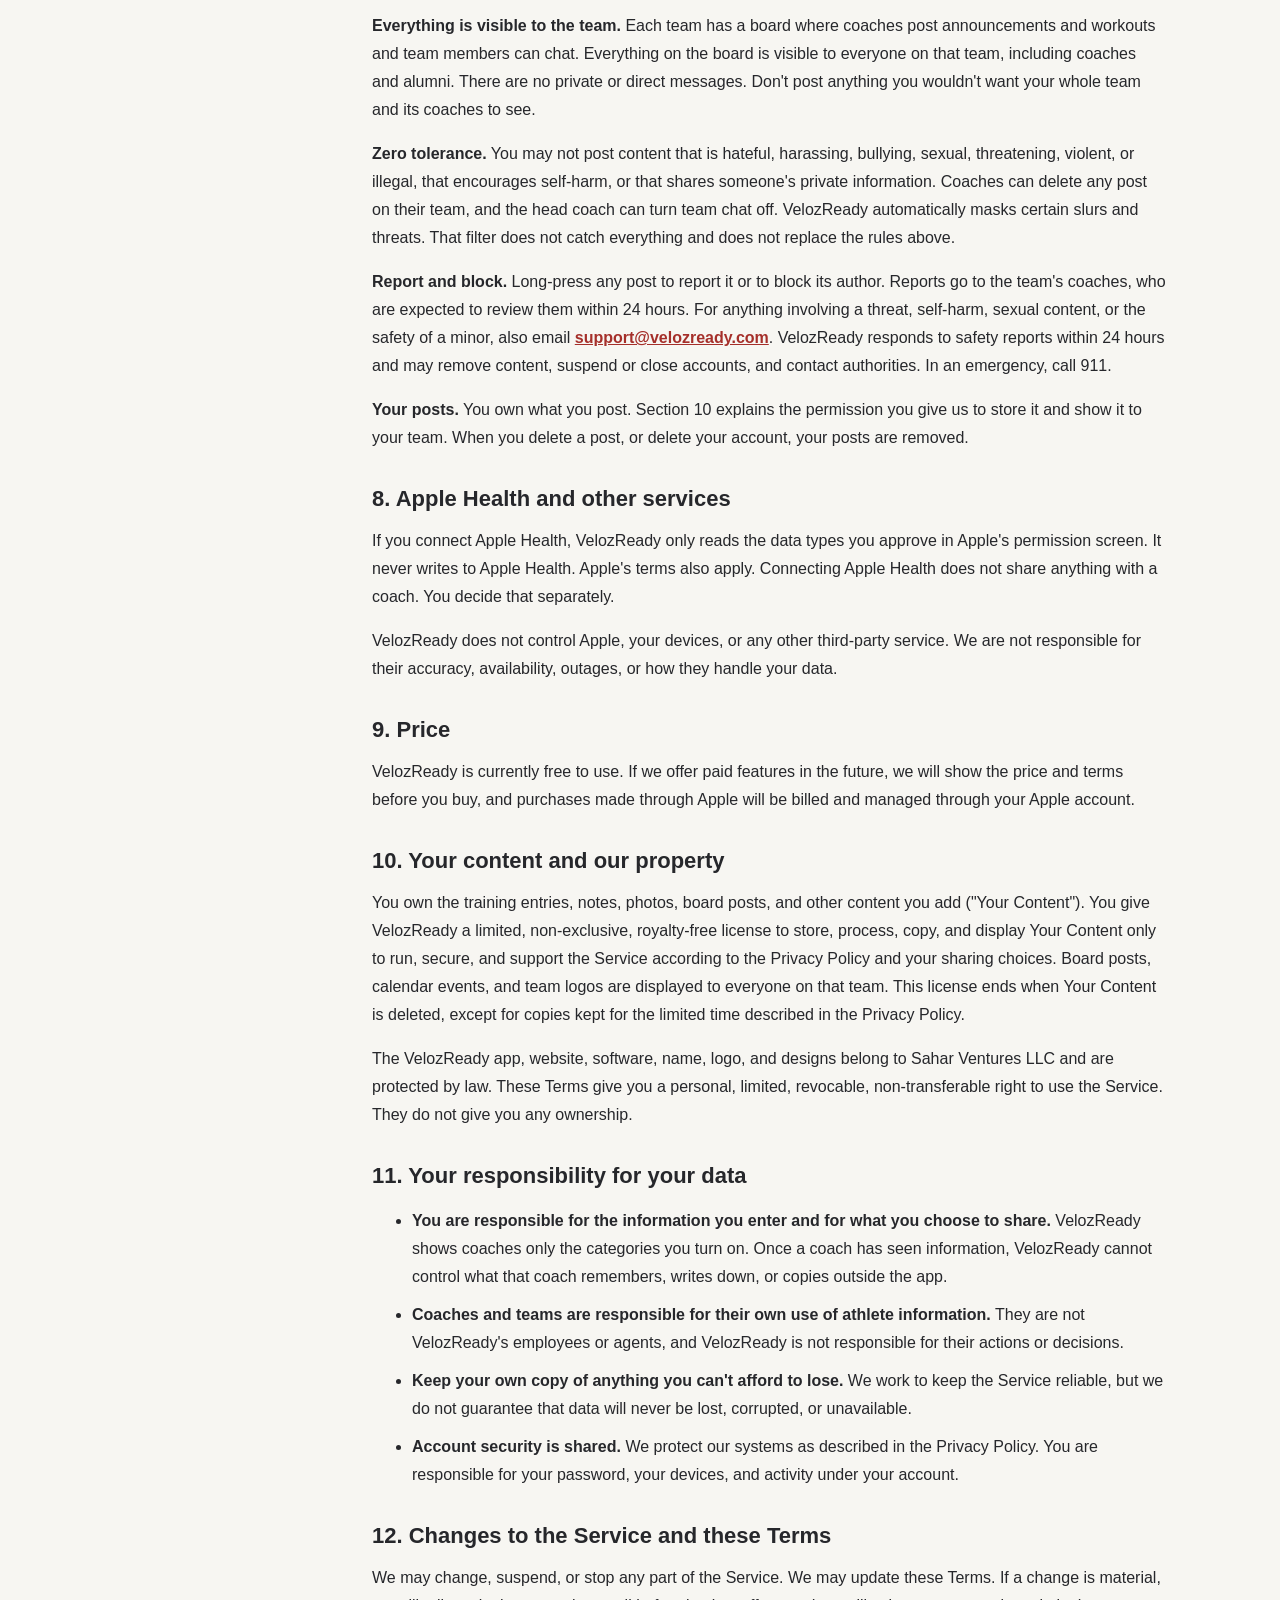
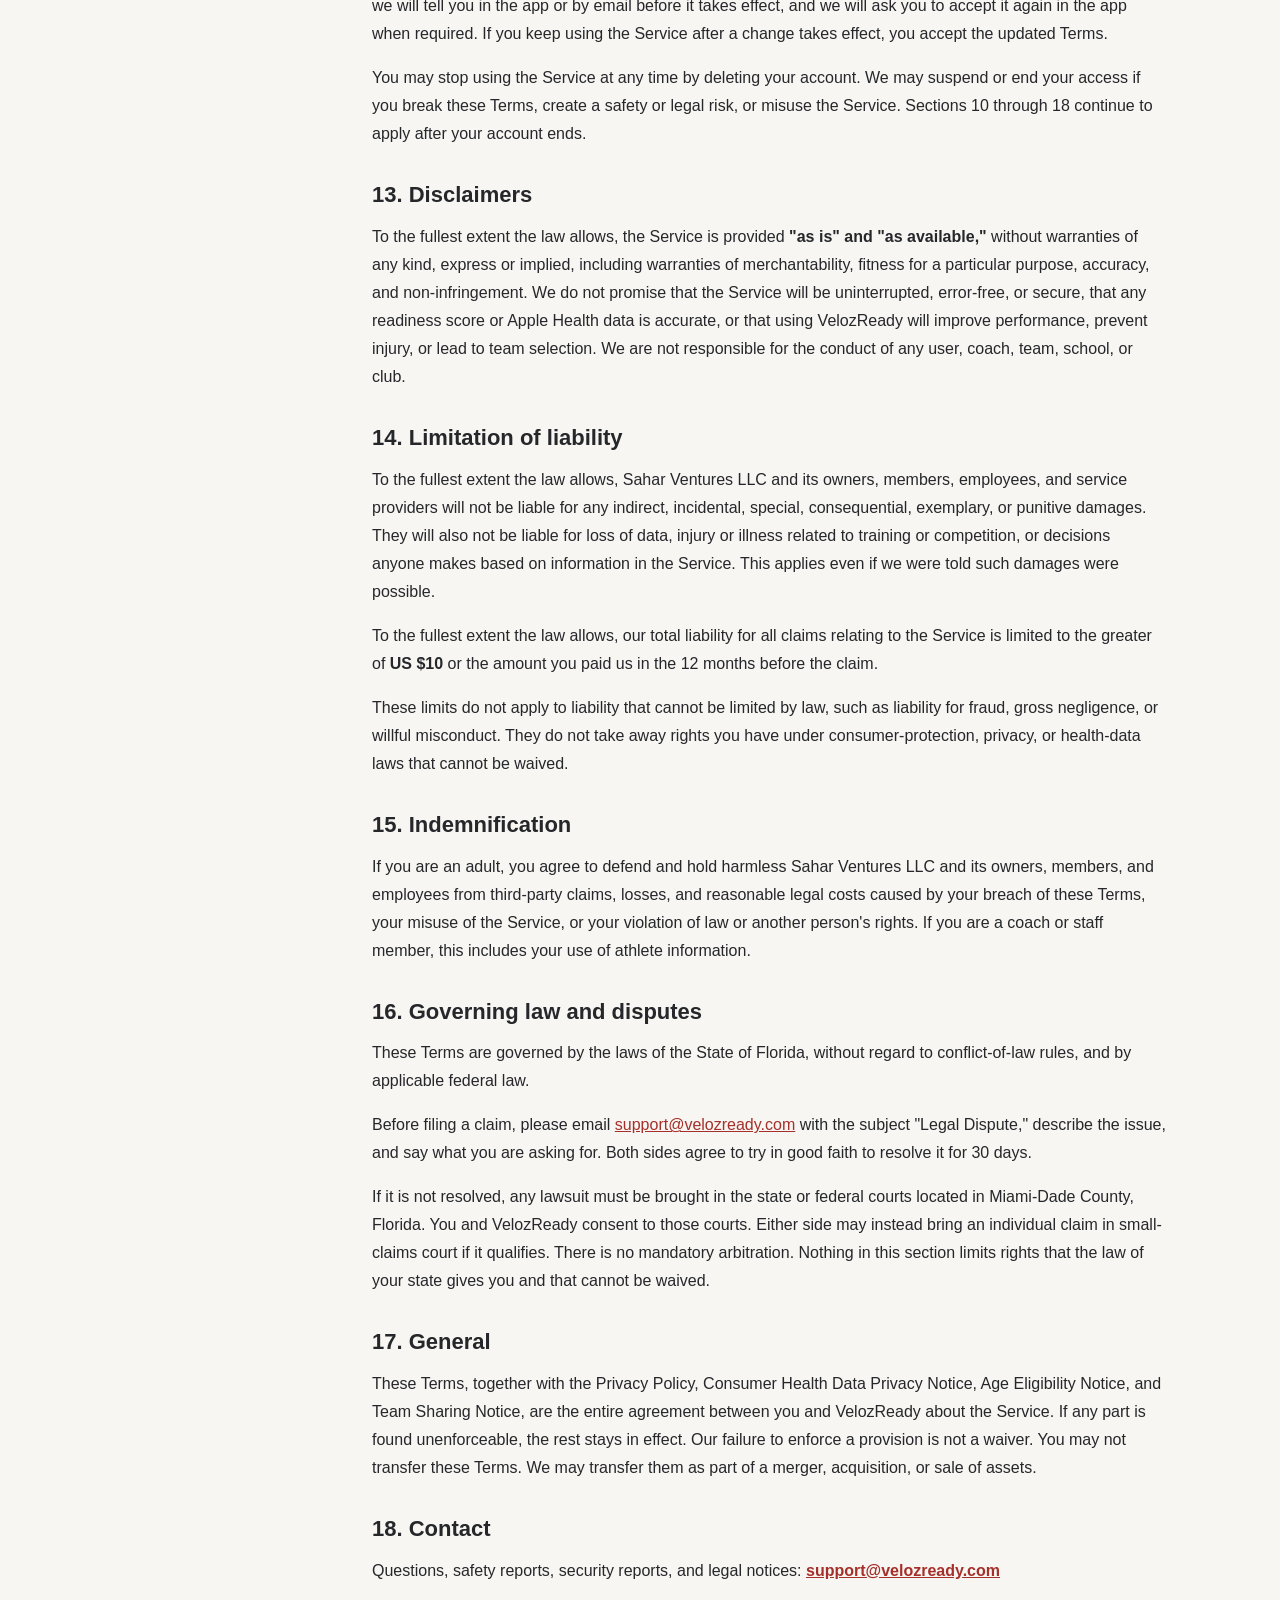
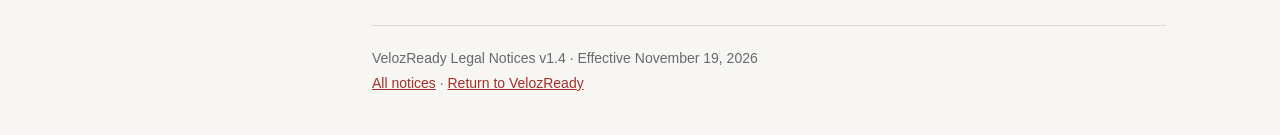
<file: legal/terms.html>
<!doctype html><html lang="en"><head><meta charset="utf-8"><meta name="viewport" content="width=device-width,initial-scale=1"><title>Terms of Use | VelozReady</title><link rel="stylesheet" href="legal.css"></head><body><header><a class="brand" href="../index.html"><img src="logo.png" alt="" width="40" height="40"><span>Veloz<span class="accent">Ready</span></span></a></header><div class="shell"><nav aria-label="Legal notices"><a href="index.html">Overview</a><a aria-current="page" href="terms.html">Terms of Use</a><a href="privacy.html">Privacy Policy</a><a href="age-eligibility.html">Age Eligibility Notice</a><a href="health-data.html">Health Data Notice</a><a href="team-sharing.html">Team Sharing Notice</a></nav><main>
<h1>VelozReady Terms of Use</h1>
<table class="meta"><tr><th scope="row">Version</th><td>1.4</td></tr><tr><th scope="row">Last updated</th><td>November 16, 2026</td></tr><tr><th scope="row">Effective date</th><td>November 19, 2026</td></tr></table>
<p>VelozReady is an app and service owned and operated by Sahar Ventures LLC, a Florida limited liability company ("Sahar Ventures LLC," "we," "us," or "our"). In these notices, "VelozReady" also means Sahar Ventures LLC providing the VelozReady app and service. Contact: <a href="mailto:support@velozready.com">support@velozready.com</a>.</p>
<h2>1. Agreement</h2>
<p>These Terms of Use govern your use of the VelozReady iPhone app, the VelozReady website, and related services (together, the "Service"). When you create an account you check a box agreeing to these Terms and the Privacy Policy and confirming the Age Eligibility Notice. You also give separate consent under the Consumer Health Data Privacy Notice. If you do not agree, do not create an account or use the Service.</p>
<p>If you are under 18, read these Terms with a parent or legal guardian. By creating an account you confirm that you have their permission.</p>
<h2>2. Eligibility</h2>
<p>The Service is for people in the United States who are at least 13 years old. People under 13 may not create or use an account. At sign-up you enter your birth month and year. VelozReady uses them to confirm you are at least 13 and to set your age range (13–15, 16–17, or 18+). Your birth month and year are not stored. See the Age Eligibility Notice.</p>
<h2>3. Your account</h2>
<ul><li>Your account is personal to you. Do not share your password or let anyone else use your account.</li><li>Give accurate information, including your email address and birth month and year.</li><li>Tell us right away at <a href="mailto:support@velozready.com">support@velozready.com</a> if you think someone else has accessed your account.</li><li>A school, college, club, coach, or trainer does not own your account or your training history. Leaving or being removed from a team does not delete your account.</li><li>You can delete your account at any time in Settings. Deletion is permanent and cannot be undone.</li></ul>
<h2>4. Not medical advice</h2>
<p>VelozReady is a training log and training-feedback tool. It is not a medical device, health-care provider, emergency service, or substitute for a doctor, athletic trainer, or other qualified professional.</p>
<p>Readiness scores, readiness bands, trends, and other feedback are general training information. They are not a diagnosis, treatment, or medical clearance to train or compete. VelozReady does not track pain or injuries. If you are hurting, tell your coach, athletic trainer, or parent. Do not ignore pain, injury, or illness because of anything shown in VelozReady. Stop activity and get help from a qualified professional when you need it. <strong>In an emergency, call 911.</strong></p>
<h2>5. Teams and coaches</h2>
<ul><li>Team access is invitation-only. Using an invitation code or link sends a request. You are not on the team until an authorized coach approves the request.</li><li>Each team has a team board, a team calendar, and team tiles (such as a team average 5K and a count of PRs this week). Section 7A covers the board.</li><li>Coaches see nothing until you choose to share, either once for every team that approves you (automatic sharing) or category by category for each team. You can change your choices, turn automatic sharing off, or leave a team at any time. The Team Sharing Notice explains exactly what coaches can and cannot see.</li><li>A "verified" organization means VelozReady reviewed the coach's claimed affiliation with that organization through its verification process. It does not mean VelozReady employs, supervises, licenses, endorses, or guarantees any coach, trainer, school, or club.</li><li>VelozReady does not match athletes with trainers, process payments for coaching, or guarantee any coaching or training result.</li></ul>
<h2>6. Coach and staff responsibilities</h2>
<p>If you use VelozReady as a coach, athletic trainer, or other team staff member, you agree to:</p>
<ul><li>represent your identity, role, and affiliation truthfully;</li><li>use athlete information only to coach or support that athlete on that team;</li><li>protect invitation codes and your account;</li><li>respect each athlete's sharing choices and their decision to leave;</li><li>follow the rules of your school, athletic association, and profession, and any safeguarding or mandatory-reporting duties that apply to you; and</li><li>not diagnose or treat any condition unless you are licensed and authorized to do so;</li><li>moderate your team's board: review reports, delete posts that break these Terms, and use the team chat on/off switch when needed (head coach); and</li><li>upload a team logo only if you have the right to use it (for example, your school's permission to use its logo).</li></ul>
<p>Assistant coaches and alumni must be 18 or older. Assistant coaches are added by the team's head coach. <strong>Alumni</strong> are former team members invited by the head coach to help on the team board. They can post and pin on the board, they never see any athlete's data, and they have the same duties as coaches in this section.</p>
<p>You may not sell, publish, advertise with, or build separate profiles from athlete information you see in VelozReady. You are solely responsible for how you use athlete information and for any decision you make about an athlete, including playing time, team selection, or training.</p>
<h2>7. Acceptable use</h2>
<p>You may not use the Service to:</p>
<ul><li>harass, threaten, bully, stalk, exploit, groom, or sexually solicit anyone, or contact a minor for an improper purpose;</li><li>pressure another person to share private health information;</li><li>post or share another person's private information without permission;</li><li>falsify workouts, results, age, identity, credentials, or affiliation;</li><li>upload unlawful, infringing, deceptive, or harmful content or malware;</li><li>scrape, copy, reverse engineer, overload, or get around security, age, or permission controls; or</li><li>use any athlete's information for advertising, insurance, employment, credit, or any purpose other than training on that team.</li></ul>
<p>We may remove content, limit features, suspend or terminate accounts, revoke coach or organization verification, keep evidence, and report conduct to law enforcement or child-protection authorities when we believe it is necessary to protect people or comply with law. We do not have to warn you first when quick action is needed.</p>
<h2>7A. Team board</h2>
<p><strong>Everything is visible to the team.</strong> Each team has a board where coaches post announcements and workouts and team members can chat. Everything on the board is visible to everyone on that team, including coaches and alumni. There are no private or direct messages. Don't post anything you wouldn't want your whole team and its coaches to see.</p>
<p><strong>Zero tolerance.</strong> You may not post content that is hateful, harassing, bullying, sexual, threatening, violent, or illegal, that encourages self-harm, or that shares someone's private information. Coaches can delete any post on their team, and the head coach can turn team chat off. VelozReady automatically masks certain slurs and threats. That filter does not catch everything and does not replace the rules above.</p>
<p><strong>Report and block.</strong> Long-press any post to report it or to block its author. Reports go to the team's coaches, who are expected to review them within 24 hours. For anything involving a threat, self-harm, sexual content, or the safety of a minor, also email <strong><a href="mailto:support@velozready.com">support@velozready.com</a></strong>. VelozReady responds to safety reports within 24 hours and may remove content, suspend or close accounts, and contact authorities. In an emergency, call 911.</p>
<p><strong>Your posts.</strong> You own what you post. Section 10 explains the permission you give us to store it and show it to your team. When you delete a post, or delete your account, your posts are removed.</p>
<h2>8. Apple Health and other services</h2>
<p>If you connect Apple Health, VelozReady only reads the data types you approve in Apple's permission screen. It never writes to Apple Health. Apple's terms also apply. Connecting Apple Health does not share anything with a coach. You decide that separately.</p>
<p>VelozReady does not control Apple, your devices, or any other third-party service. We are not responsible for their accuracy, availability, outages, or how they handle your data.</p>
<h2>9. Price</h2>
<p>VelozReady is currently free to use. If we offer paid features in the future, we will show the price and terms before you buy, and purchases made through Apple will be billed and managed through your Apple account.</p>
<h2>10. Your content and our property</h2>
<p>You own the training entries, notes, photos, board posts, and other content you add ("Your Content"). You give VelozReady a limited, non-exclusive, royalty-free license to store, process, copy, and display Your Content only to run, secure, and support the Service according to the Privacy Policy and your sharing choices. Board posts, calendar events, and team logos are displayed to everyone on that team. This license ends when Your Content is deleted, except for copies kept for the limited time described in the Privacy Policy.</p>
<p>The VelozReady app, website, software, name, logo, and designs belong to Sahar Ventures LLC and are protected by law. These Terms give you a personal, limited, revocable, non-transferable right to use the Service. They do not give you any ownership.</p>
<h2>11. Your responsibility for your data</h2>
<ul><li><strong>You are responsible for the information you enter and for what you choose to share.</strong> VelozReady shows coaches only the categories you turn on. Once a coach has seen information, VelozReady cannot control what that coach remembers, writes down, or copies outside the app.</li><li><strong>Coaches and teams are responsible for their own use of athlete information.</strong> They are not VelozReady's employees or agents, and VelozReady is not responsible for their actions or decisions.</li><li><strong>Keep your own copy of anything you can't afford to lose.</strong> We work to keep the Service reliable, but we do not guarantee that data will never be lost, corrupted, or unavailable.</li><li><strong>Account security is shared.</strong> We protect our systems as described in the Privacy Policy. You are responsible for your password, your devices, and activity under your account.</li></ul>
<h2>12. Changes to the Service and these Terms</h2>
<p>We may change, suspend, or stop any part of the Service. We may update these Terms. If a change is material, we will tell you in the app or by email before it takes effect, and we will ask you to accept it again in the app when required. If you keep using the Service after a change takes effect, you accept the updated Terms.</p>
<p>You may stop using the Service at any time by deleting your account. We may suspend or end your access if you break these Terms, create a safety or legal risk, or misuse the Service. Sections 10 through 18 continue to apply after your account ends.</p>
<h2>13. Disclaimers</h2>
<p>To the fullest extent the law allows, the Service is provided <strong>"as is" and "as available,"</strong> without warranties of any kind, express or implied, including warranties of merchantability, fitness for a particular purpose, accuracy, and non-infringement. We do not promise that the Service will be uninterrupted, error-free, or secure, that any readiness score or Apple Health data is accurate, or that using VelozReady will improve performance, prevent injury, or lead to team selection. We are not responsible for the conduct of any user, coach, team, school, or club.</p>
<h2>14. Limitation of liability</h2>
<p>To the fullest extent the law allows, Sahar Ventures LLC and its owners, members, employees, and service providers will not be liable for any indirect, incidental, special, consequential, exemplary, or punitive damages. They will also not be liable for loss of data, injury or illness related to training or competition, or decisions anyone makes based on information in the Service. This applies even if we were told such damages were possible.</p>
<p>To the fullest extent the law allows, our total liability for all claims relating to the Service is limited to the greater of <strong>US $10</strong> or the amount you paid us in the 12 months before the claim.</p>
<p>These limits do not apply to liability that cannot be limited by law, such as liability for fraud, gross negligence, or willful misconduct. They do not take away rights you have under consumer-protection, privacy, or health-data laws that cannot be waived.</p>
<h2>15. Indemnification</h2>
<p>If you are an adult, you agree to defend and hold harmless Sahar Ventures LLC and its owners, members, and employees from third-party claims, losses, and reasonable legal costs caused by your breach of these Terms, your misuse of the Service, or your violation of law or another person's rights. If you are a coach or staff member, this includes your use of athlete information.</p>
<h2>16. Governing law and disputes</h2>
<p>These Terms are governed by the laws of the State of Florida, without regard to conflict-of-law rules, and by applicable federal law.</p>
<p>Before filing a claim, please email <a href="mailto:support@velozready.com">support@velozready.com</a> with the subject "Legal Dispute," describe the issue, and say what you are asking for. Both sides agree to try in good faith to resolve it for 30 days.</p>
<p>If it is not resolved, any lawsuit must be brought in the state or federal courts located in Miami-Dade County, Florida. You and VelozReady consent to those courts. Either side may instead bring an individual claim in small-claims court if it qualifies. There is no mandatory arbitration. Nothing in this section limits rights that the law of your state gives you and that cannot be waived.</p>
<h2>17. General</h2>
<p>These Terms, together with the Privacy Policy, Consumer Health Data Privacy Notice, Age Eligibility Notice, and Team Sharing Notice, are the entire agreement between you and VelozReady about the Service. If any part is found unenforceable, the rest stays in effect. Our failure to enforce a provision is not a waiver. You may not transfer these Terms. We may transfer them as part of a merger, acquisition, or sale of assets.</p>
<h2>18. Contact</h2>
<p>Questions, safety reports, security reports, and legal notices: <strong><a href="mailto:support@velozready.com">support@velozready.com</a></strong></p>
<footer>VelozReady Legal Notices v1.4 · Effective November 19, 2026<br><a href="index.html">All notices</a> · <a href="../index.html">Return to VelozReady</a></footer></main></div></body></html>
</file>
<file: legal/legal.css>
*{box-sizing:border-box}body{margin:0;background:#f7f6f2;color:#26272b;font:16px/1.75 -apple-system,BlinkMacSystemFont,"Segoe UI",sans-serif}header{background:#101113;color:#f5f5f5;padding:24px max(24px,calc((100vw - 1100px)/2))}header a{color:inherit;text-decoration:none;font-weight:800;letter-spacing:-.6px}.accent{color:#ee5146}.shell{max-width:1100px;margin:auto;padding:40px 24px;display:grid;grid-template-columns:210px minmax(0,1fr);gap:48px}nav{position:sticky;top:24px;align-self:start}nav a{display:block;color:#575960;text-decoration:none;padding:9px 12px;border-left:2px solid transparent}nav a[aria-current=page]{border-color:#d63832;background:#ecebe6;color:#202124}h1{font-size:36px;line-height:1.15;letter-spacing:-1px;margin:0 0 24px}h2{font-size:22px;line-height:1.4;margin:32px 0 12px}p{margin:0 0 16px;overflow-wrap:anywhere}.draft{padding:16px 20px;background:#eeece5;border-left:3px solid #c9463d;margin-bottom:28px;font-size:14px}.meta{color:#666970;font-size:14px}table.meta{border-collapse:collapse;margin:0 0 24px}table.meta th,table.meta td{text-align:left;padding:4px 16px 4px 0;font-weight:600}table.meta td{font-weight:400;color:#26272b}li{margin-bottom:10px}a{color:#a52f2a}footer{border-top:1px solid #d9d8d2;margin-top:40px;padding-top:20px;font-size:14px;color:#666970}@media(max-width:700px){.shell{display:block;padding:24px}nav{position:static;display:flex;overflow:auto;margin-bottom:28px}nav a{white-space:nowrap}h1{font-size:30px}}h3{font-size:18px;margin:24px 0 8px}table.content{width:100%;border-collapse:collapse;margin:0 0 20px;font-size:15px}table.content th,table.content td{text-align:left;vertical-align:top;padding:8px 10px;border-bottom:1px solid #d9d8d2}table.content th{background:#ecebe6}code{font-size:14px;background:#ecebe6;padding:1px 4px;border-radius:3px}@media(max-width:700px){table.content{display:block;overflow-x:auto}}
/* Same logo and wordmark as the app.velozready.com home page. */
header a.brand{display:inline-flex;align-items:center;gap:12px;font-size:24px;font-weight:900;letter-spacing:-.6px;line-height:1}header a.brand img{width:40px;height:40px;border-radius:10px;flex:none}
</file>
